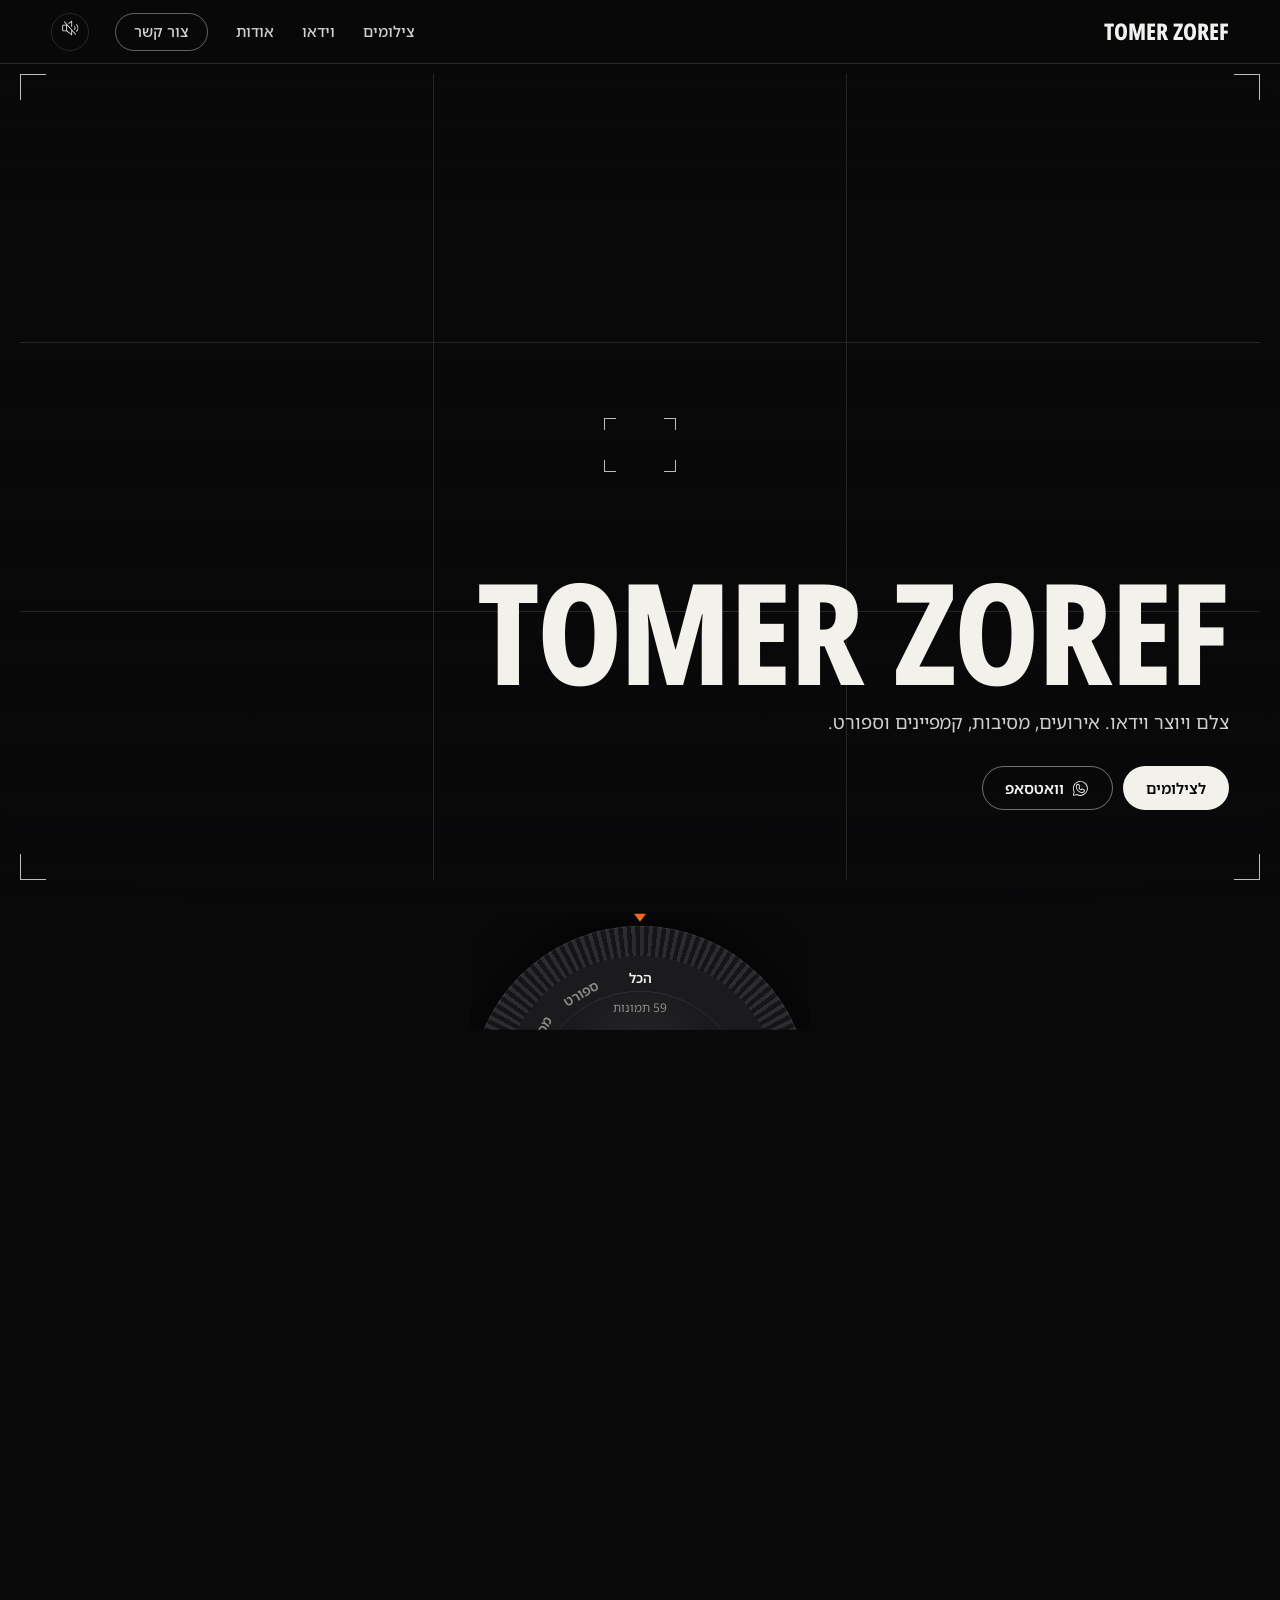
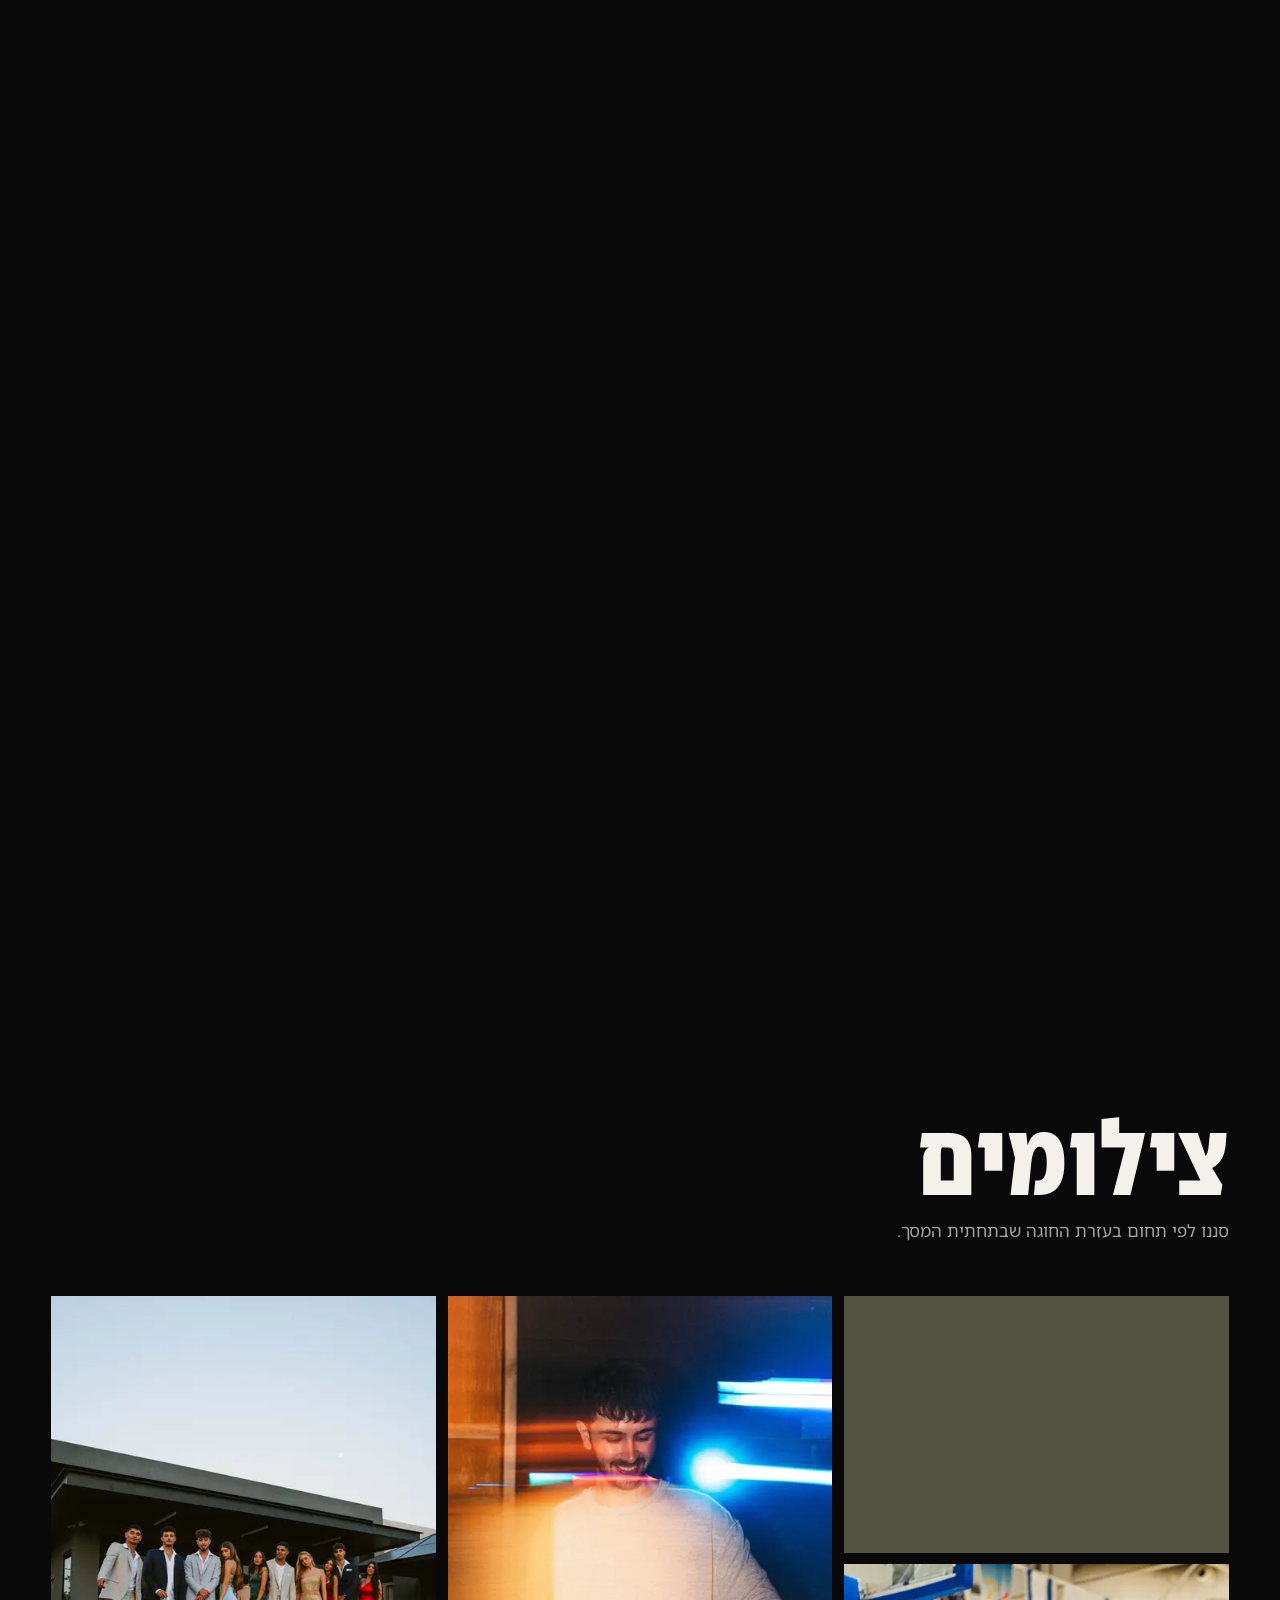
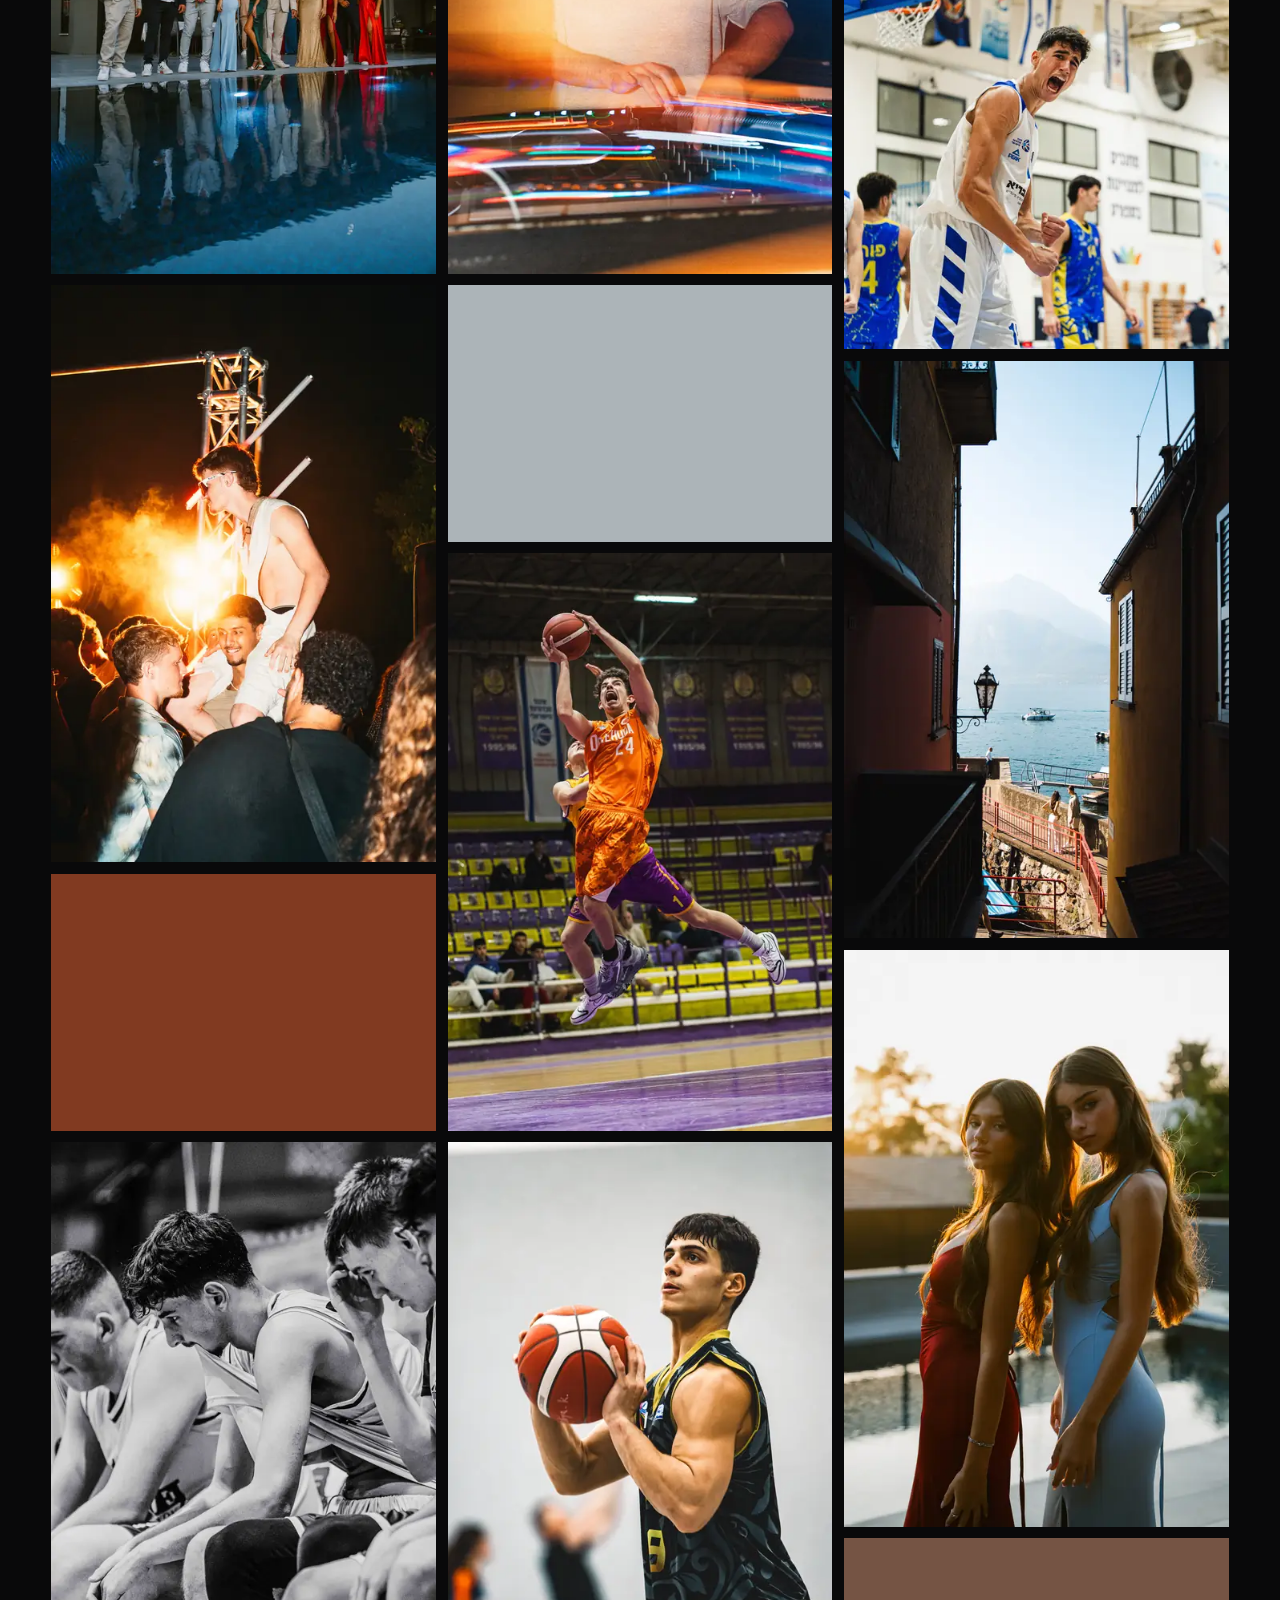
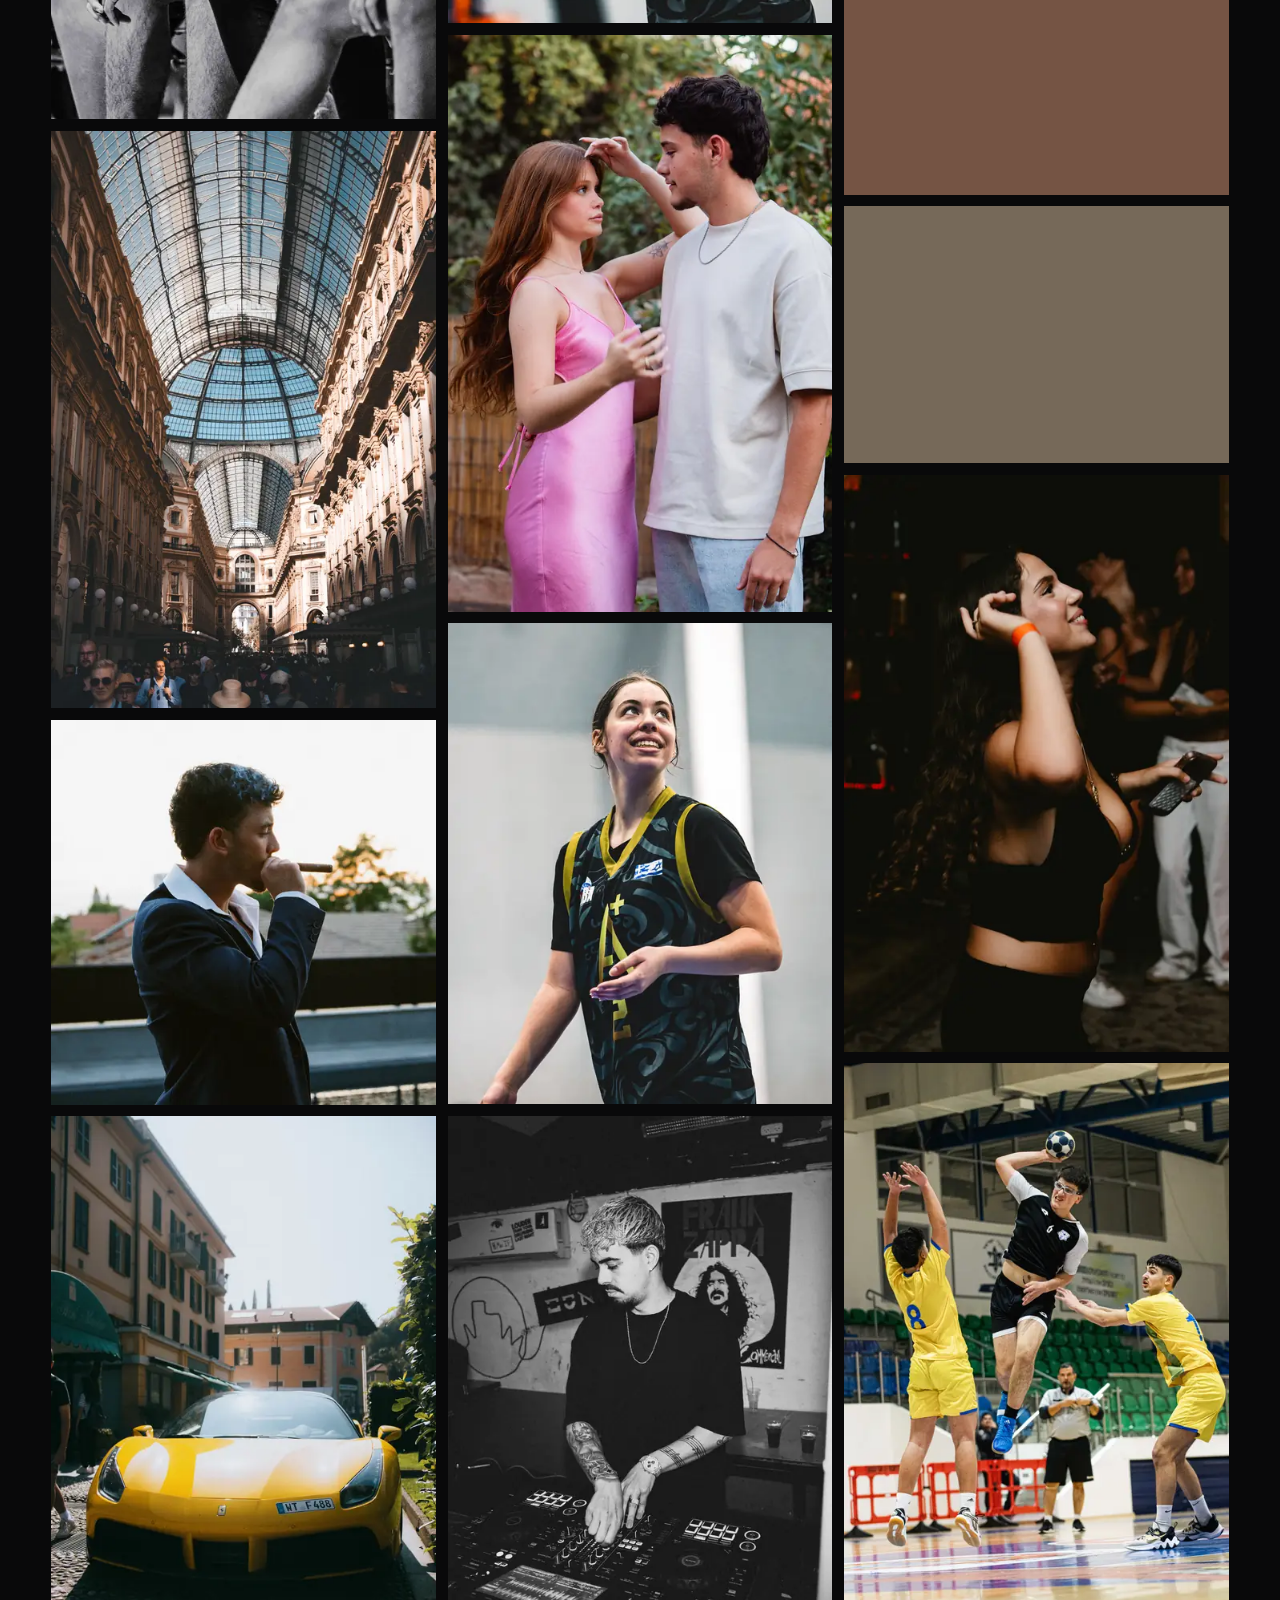
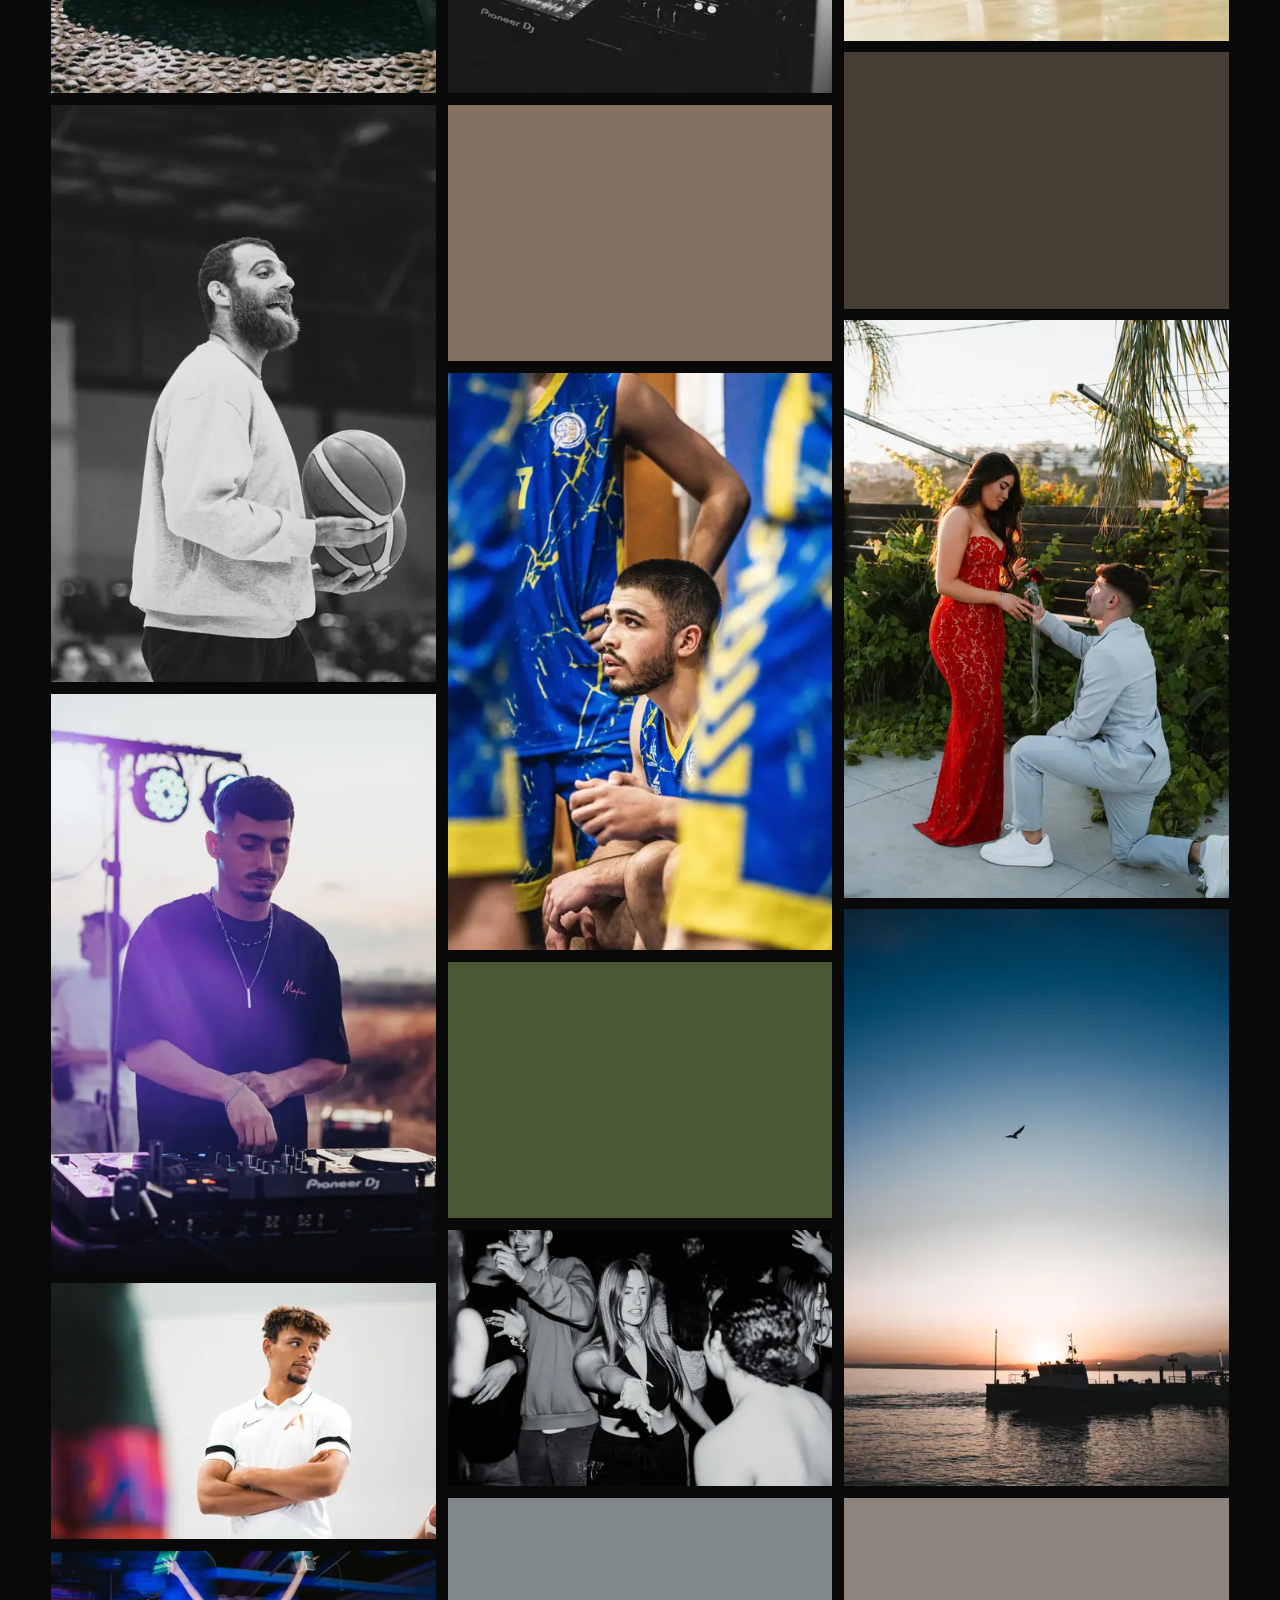
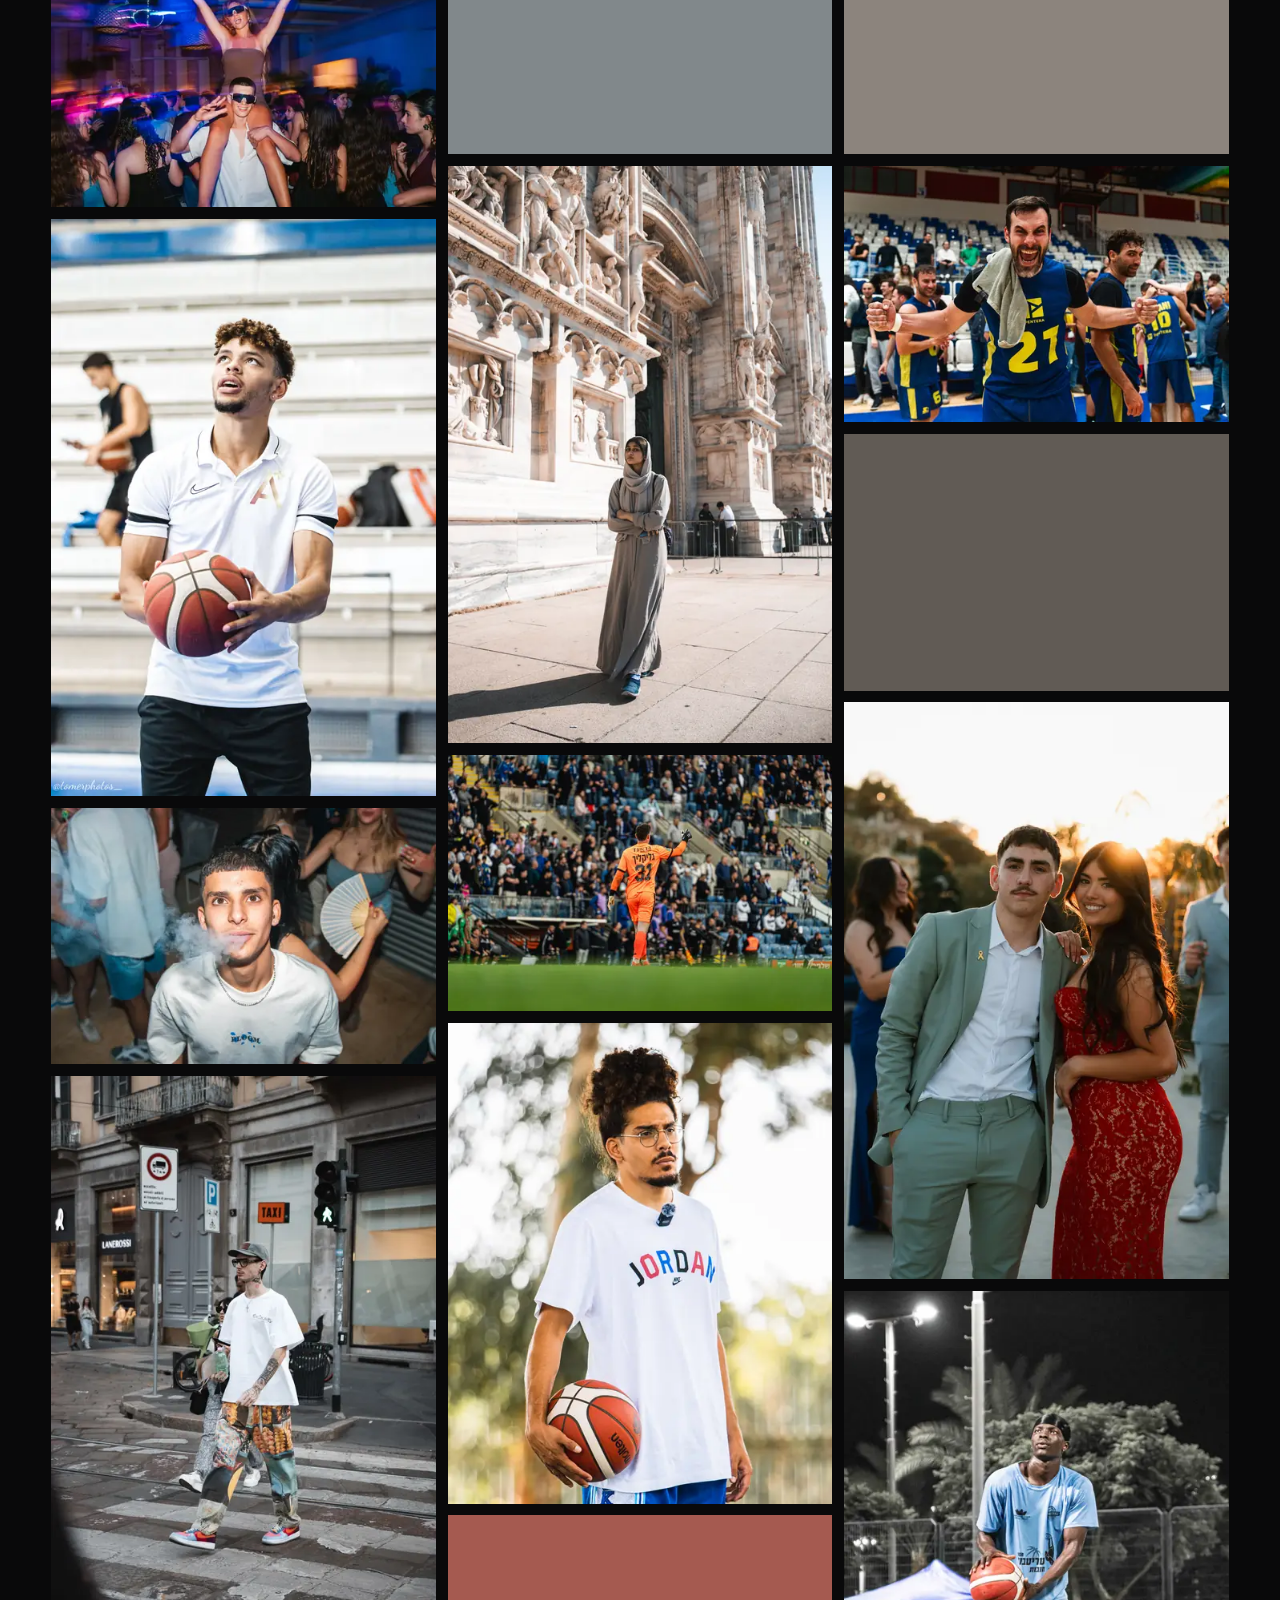
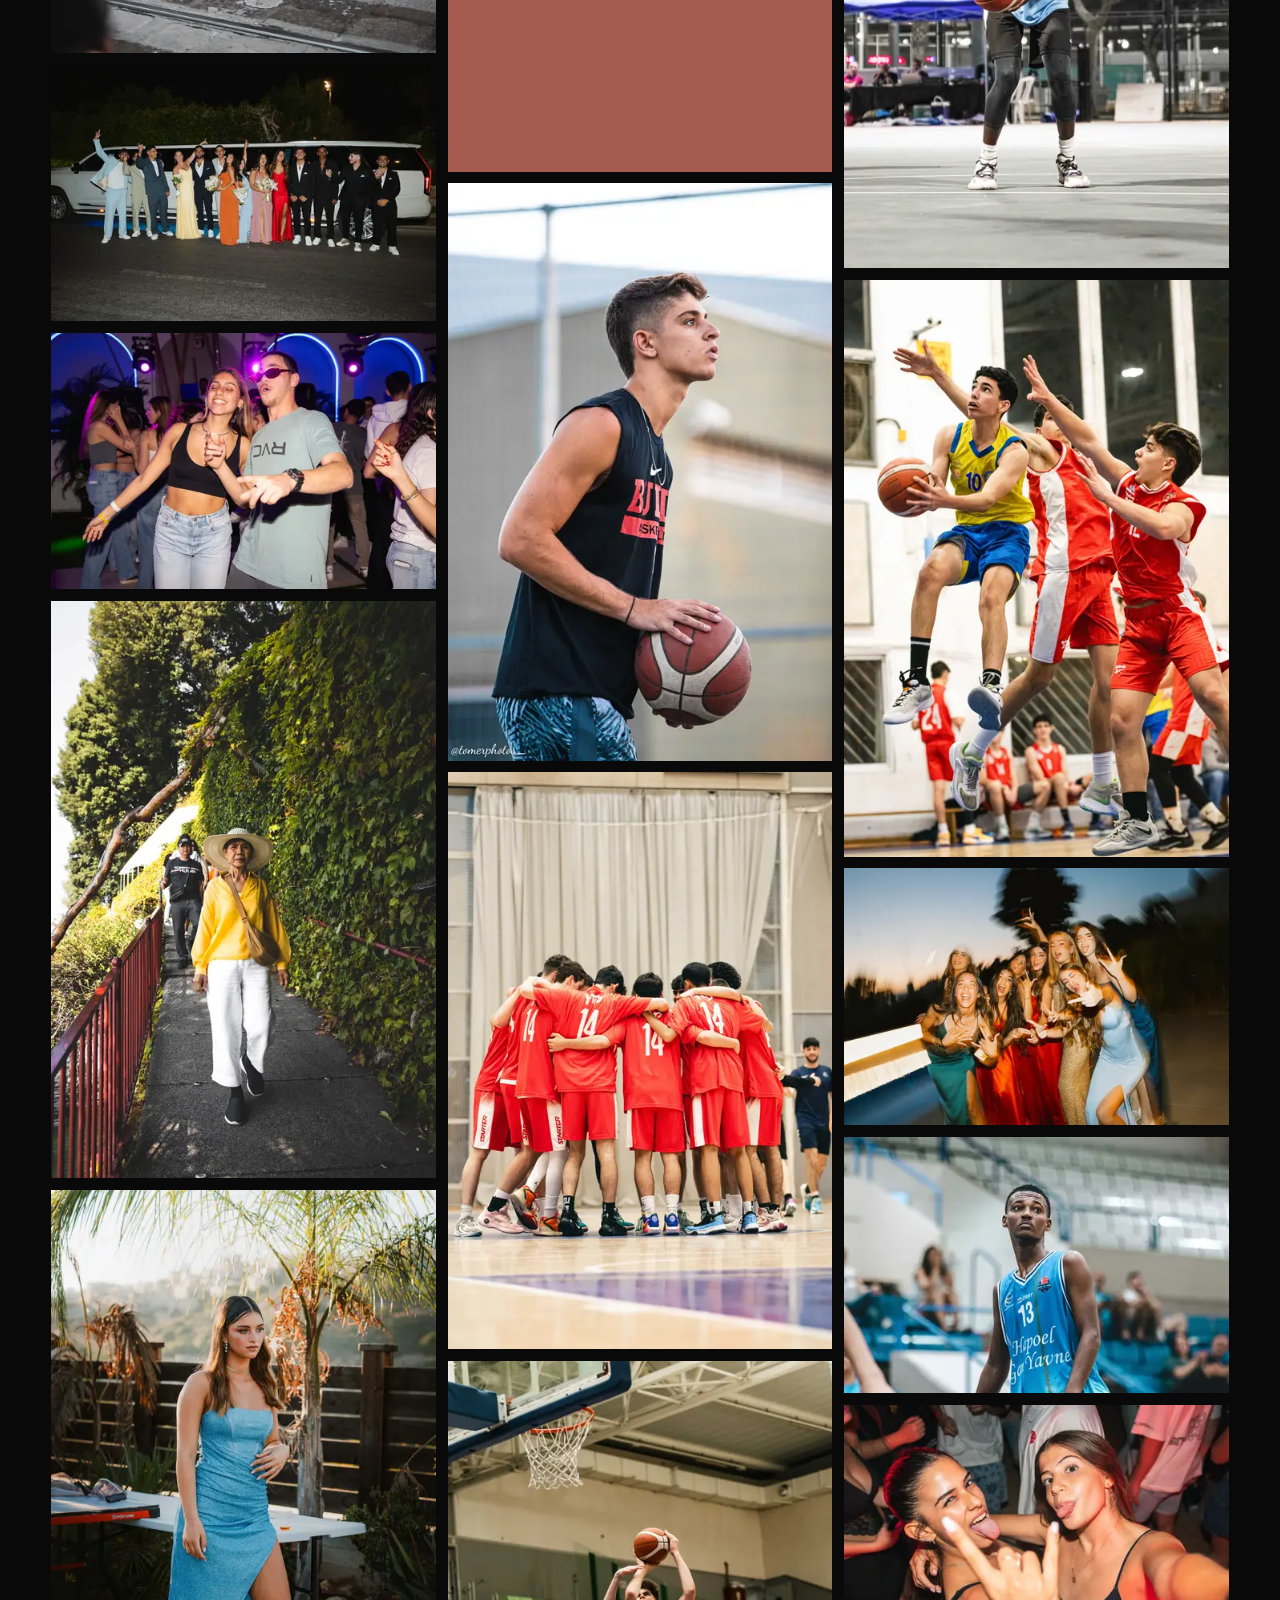
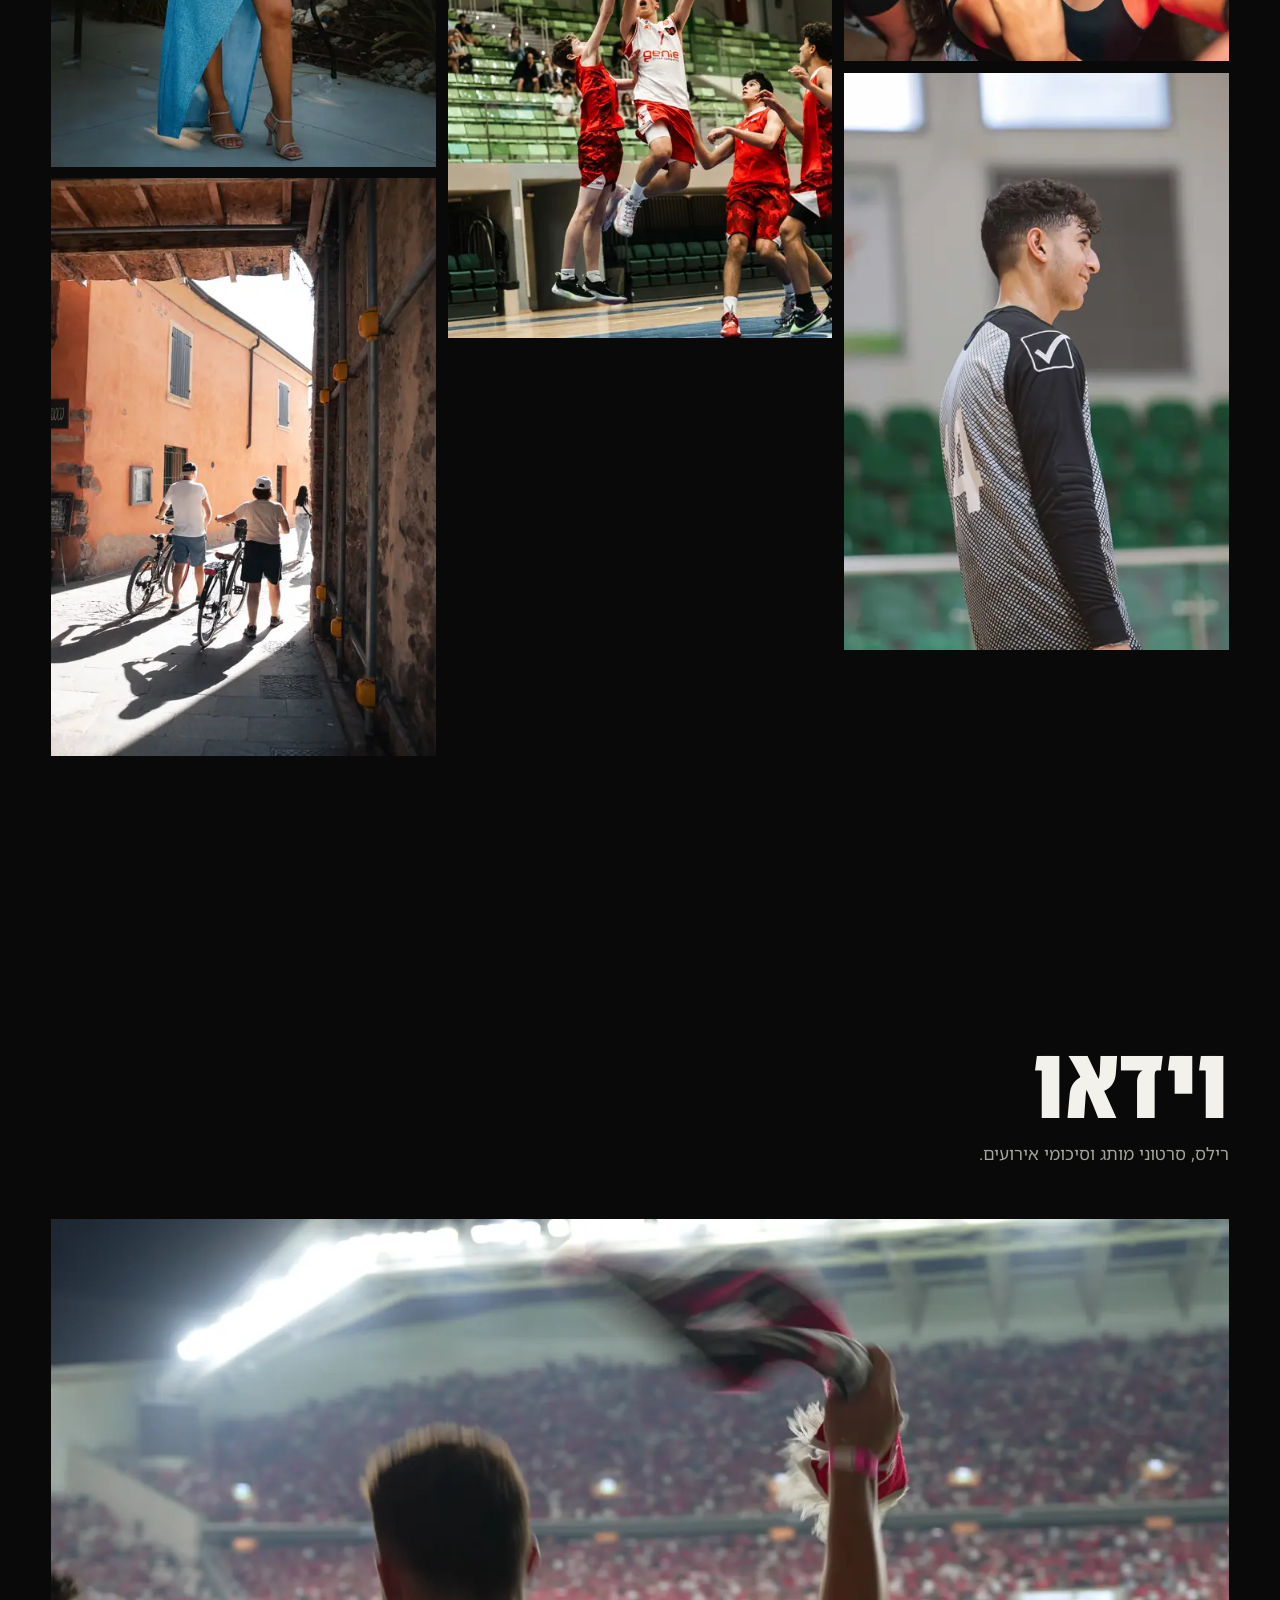
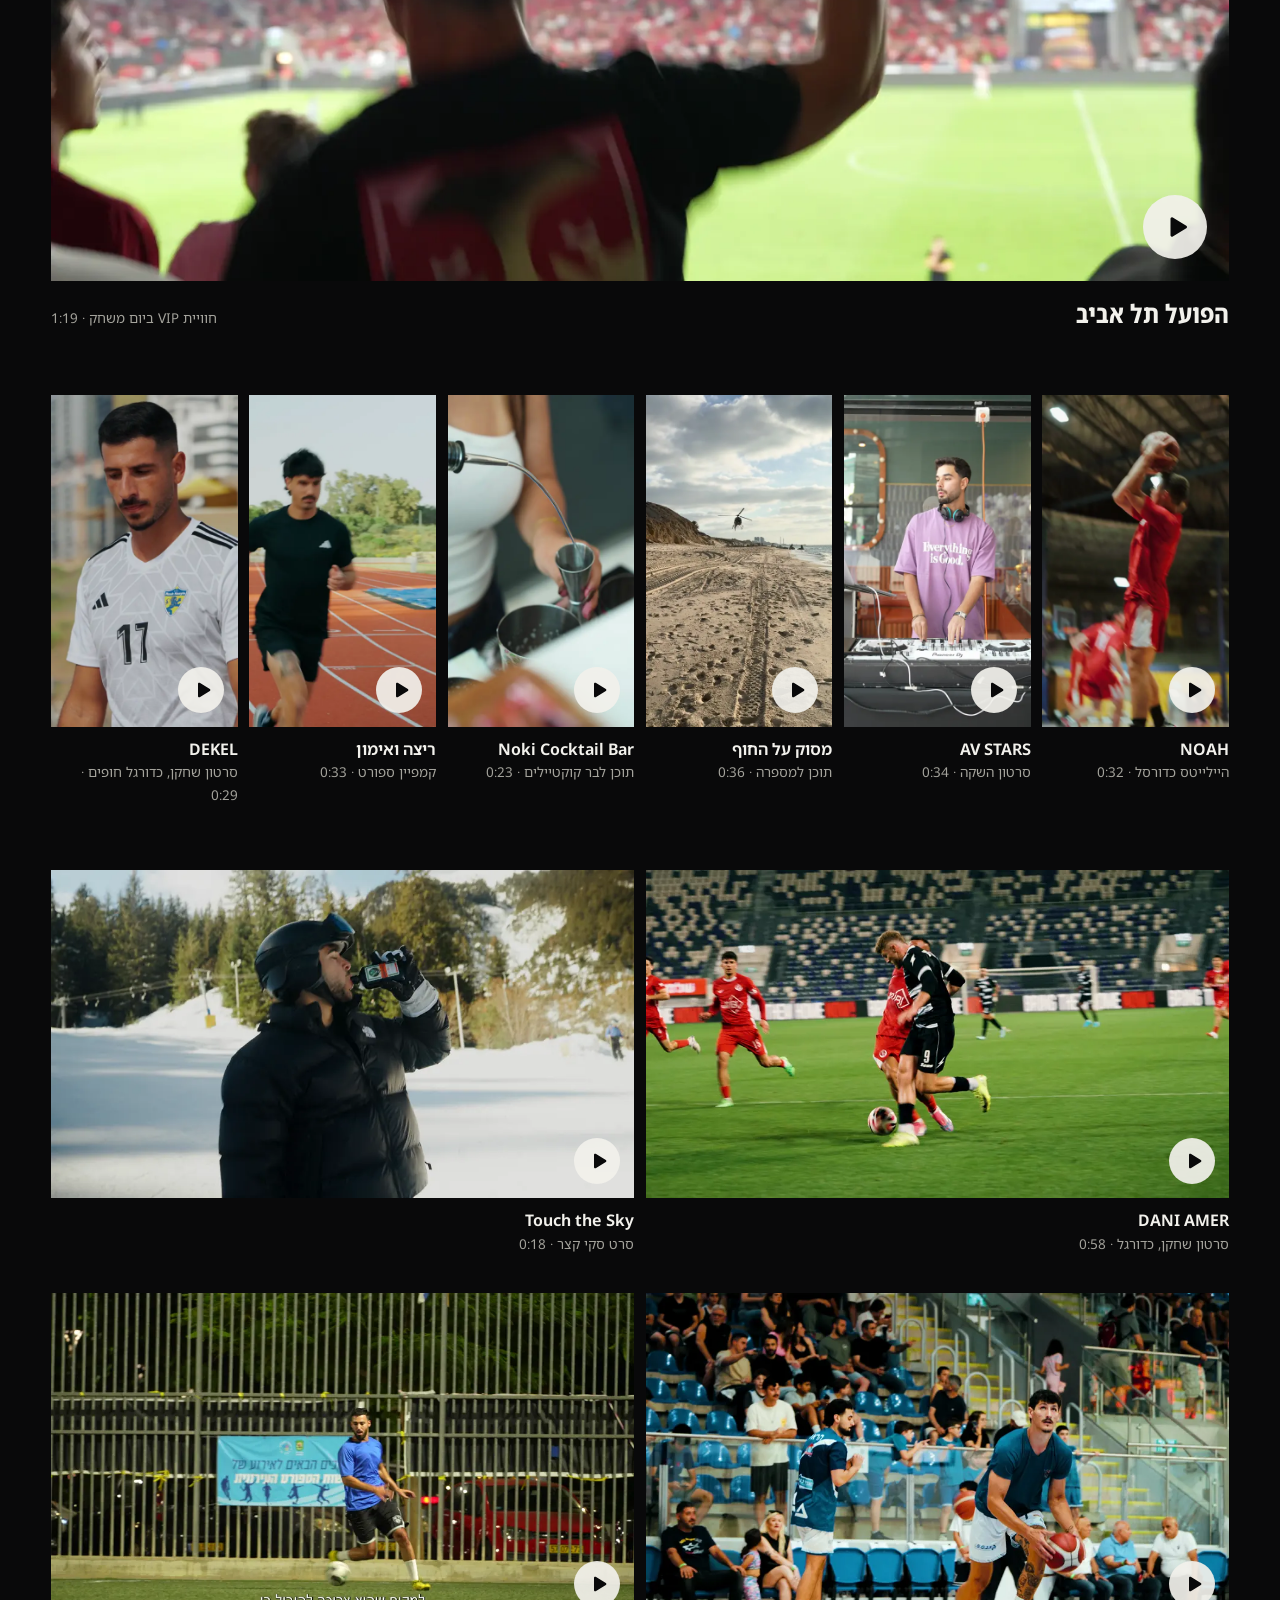
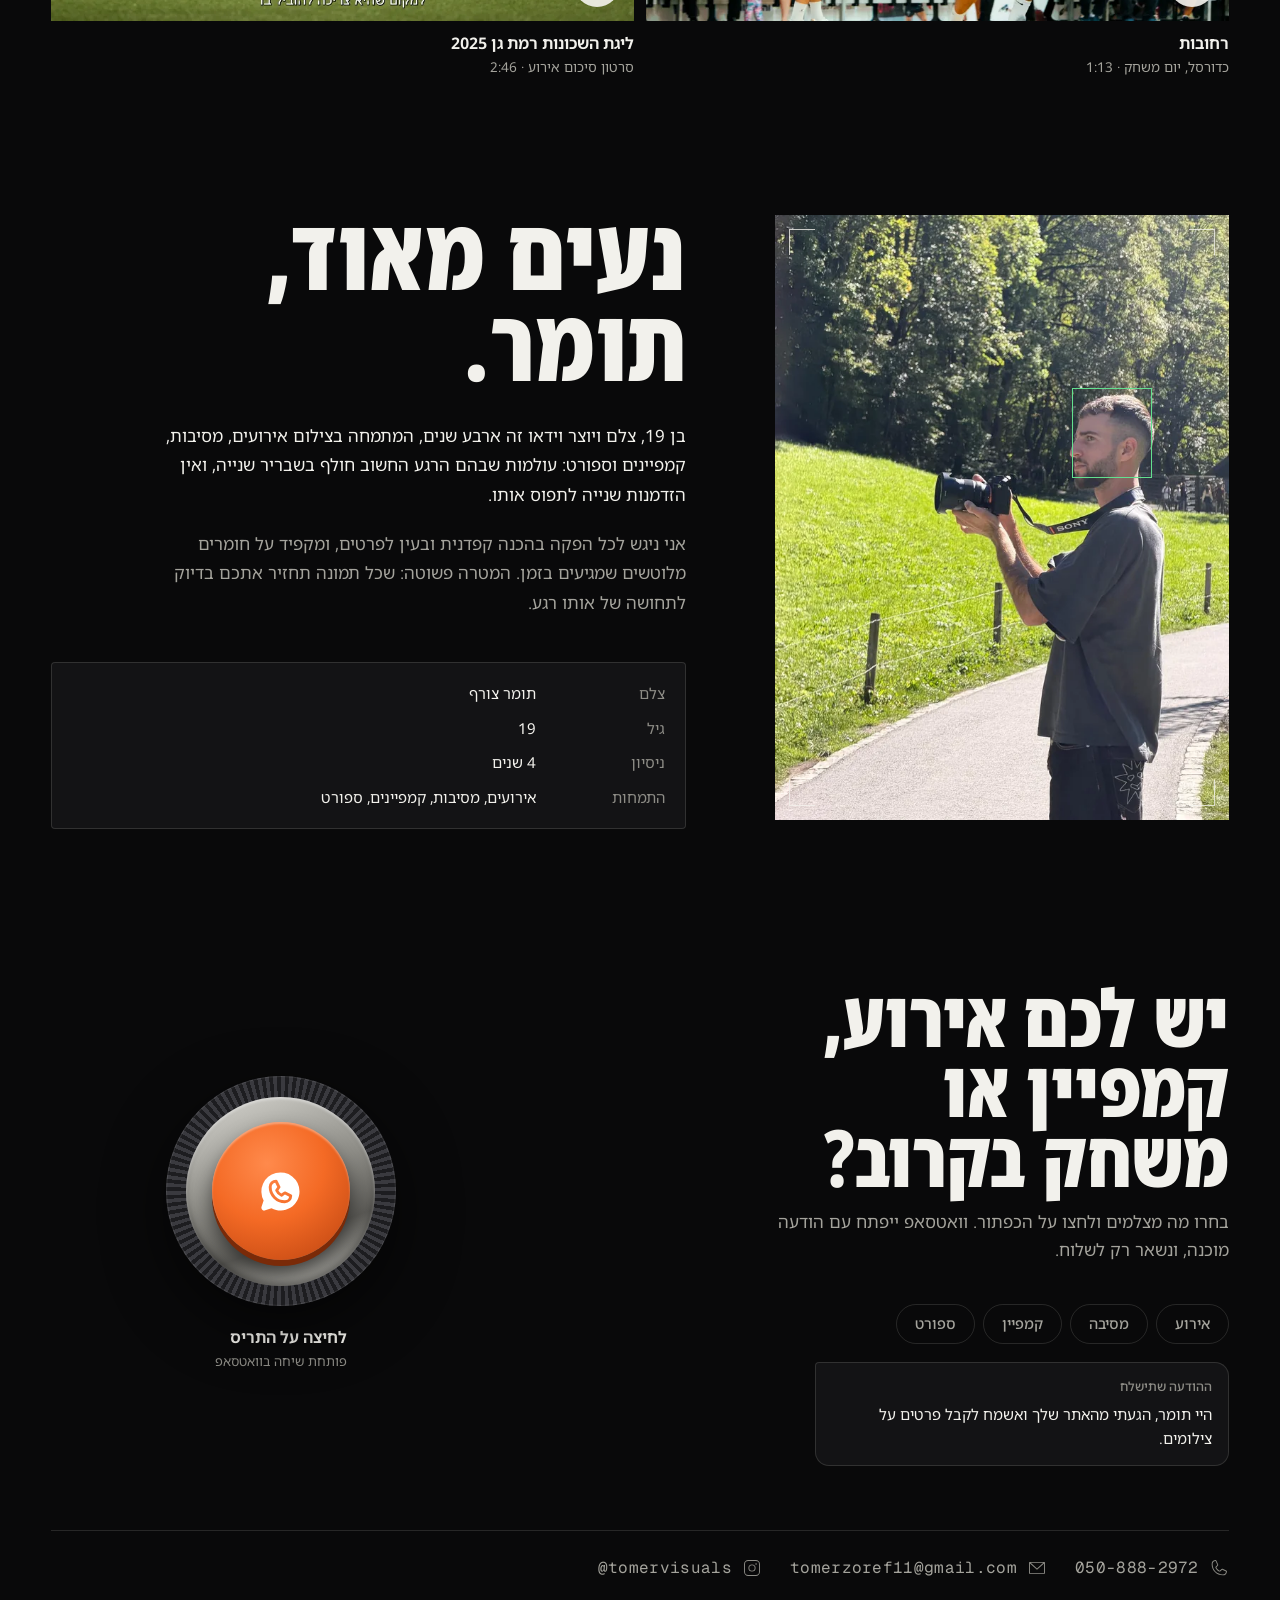
<file: index.html>
<!doctype html>
<html lang="he" dir="rtl" class="no-js">
<head>
<meta charset="utf-8">
<meta name="viewport" content="width=device-width, initial-scale=1, viewport-fit=cover">
<meta http-equiv="Content-Security-Policy" content="default-src 'self'; script-src 'self' 'sha256-pd3az8vlUoOOd+jEAgDTzXUM40m7ZRE73qy1OBqoKnA='; style-src 'self' 'unsafe-inline'; img-src 'self'; media-src 'self'; font-src 'self'; connect-src 'self'; object-src 'none'; base-uri 'self'; form-action 'none'">
<meta name="referrer" content="strict-origin-when-cross-origin">
<title>TOMER ZOREF · צלם אירועים, מסיבות, קמפיינים וספורט</title>
<meta name="description" content="תומר צורף, צלם ויוצר וידאו. צילום אירועים, מסיבות, קמפיינים וספורט: תיק עבודות, סרטונים ופרטי התקשרות.">
<meta name="author" content="תומר צורף">
<link rel="canonical" href="https://tomerzoref.com/">
<meta name="theme-color" content="#09090a">
<meta property="og:type" content="website">
<meta property="og:url" content="https://tomerzoref.com/">
<meta property="og:site_name" content="TOMER ZOREF">
<meta property="og:locale" content="he_IL">
<meta property="og:title" content="TOMER ZOREF · צילום ווידאו">
<meta property="og:description" content="אירועים, מסיבות, קמפיינים וספורט. תיק העבודות של תומר צורף.">
<meta property="og:image" content="https://tomerzoref.com/assets/img/og.jpg">
<meta property="og:image:type" content="image/jpeg">
<meta property="og:image:width" content="1200">
<meta property="og:image:height" content="630">
<meta property="og:image:alt" content="TOMER ZOREF, צילום ווידאו: טיפו ענק של אולטראס הפועל ביציע אצטדיון מלא">
<meta name="twitter:card" content="summary_large_image">
<link rel="icon" href="assets/img/favicon-32.png" sizes="32x32" type="image/png">
<link rel="icon" href="assets/img/icon-192.png" sizes="192x192" type="image/png">
<link rel="apple-touch-icon" href="assets/img/apple-touch-icon.png">
<link rel="preload" href="assets/fonts/noto-sans-hebrew-hebrew.woff2" as="font" type="font/woff2" crossorigin>
<link rel="preload" href="assets/fonts/geist-mono-latin.woff2" as="font" type="font/woff2" crossorigin>
<link rel="preload" as="image" href="assets/img/sport-01-1600.webp" imagesrcset="assets/img/sport-01-1600.webp 1600w, assets/img/sport-01-2400.webp 2400w" imagesizes="100vw" media="(orientation: landscape)" fetchpriority="high">
<link rel="preload" as="image" href="assets/img/party-01-960.webp" imagesrcset="assets/img/party-01-960.webp 960w, assets/img/party-01-1600.webp 1600w" imagesizes="100vw" media="(orientation: portrait)" fetchpriority="high">
<link rel="stylesheet" href="assets/css/style.css">
<script>document.documentElement.className="js";</script>
<script type="application/ld+json">{"@context": "https://schema.org", "@graph": [{"@type": "WebSite", "@id": "https://tomerzoref.com/#website", "name": "TOMER ZOREF", "alternateName": "תומר צורף", "inLanguage": "he", "publisher": {"@id": "https://tomerzoref.com/#business"}, "url": "https://tomerzoref.com/"}, {"@type": "Person", "@id": "https://tomerzoref.com/#person", "name": "תומר צורף", "alternateName": "Tomer Zoref", "jobTitle": "צלם ויוצר וידאו", "telephone": "+972508882972", "email": "tomerzoref11@gmail.com", "knowsAbout": ["צילום אירועים", "צילום מסיבות", "צילום קמפיינים", "צילום ספורט", "צילום וידאו"], "worksFor": {"@id": "https://tomerzoref.com/#business"}, "sameAs": ["https://www.instagram.com/tomervisuals/"], "url": "https://tomerzoref.com/", "image": "https://tomerzoref.com/assets/img/about-1200.webp"}, {"@type": "ProfessionalService", "@id": "https://tomerzoref.com/#business", "name": "TOMER ZOREF", "alternateName": "תומר צורף, צילום ווידאו", "description": "צילום אירועים, מסיבות, קמפיינים וספורט, וסרטוני וידאו.", "telephone": "+972508882972", "email": "tomerzoref11@gmail.com", "founder": {"@id": "https://tomerzoref.com/#person"}, "areaServed": {"@type": "Country", "name": "Israel"}, "knowsLanguage": "he", "sameAs": ["https://www.instagram.com/tomervisuals/"], "makesOffer": [{"@type": "Offer", "itemOffered": {"@type": "Service", "name": "צילום אירועים"}}, {"@type": "Offer", "itemOffered": {"@type": "Service", "name": "צילום מסיבות"}}, {"@type": "Offer", "itemOffered": {"@type": "Service", "name": "צילום קמפיינים"}}, {"@type": "Offer", "itemOffered": {"@type": "Service", "name": "צילום ספורט"}}, {"@type": "Offer", "itemOffered": {"@type": "Service", "name": "צילום וידאו"}}], "url": "https://tomerzoref.com/", "image": "https://tomerzoref.com/assets/img/og.jpg", "logo": "https://tomerzoref.com/assets/img/icon-192.png"}]}</script>
</head>
<body>
<canvas class="iris" aria-hidden="true"></canvas>
<div class="flash" aria-hidden="true"></div>
<div class="af" aria-hidden="true"><i></i><i></i><i></i><i></i></div>
<a class="skip-link" href="#work">דילוג לצילומים</a>

<header class="bar">
  <div class="wrap bar__inner">
    <a class="wordmark" href="#top" lang="en" aria-label="TOMER ZOREF, back to top">TOMER ZOREF</a>
    <div class="bar__end">
      <nav class="nav" id="site-nav" aria-label="ניווט ראשי">
        <a href="#work">צילומים</a>
        <a href="#video">וידאו</a>
        <a href="#about">אודות</a>
        <a class="btn btn--sm btn--ghost" href="#contact">צור קשר</a>
      </nav>
      <button class="icon-btn sound" type="button" aria-pressed="false" aria-label="צליל תריס"><span class="off"><svg class="icon" aria-hidden="true" focusable="false" xmlns="http://www.w3.org/2000/svg" viewBox="0 0 256 256" fill="currentColor"><path d="M52.44,36A6,6,0,0,0,43.56,44L78,81.94l-.08.06H32A14,14,0,0,0,18,96v64a14,14,0,0,0,14,14H77.94l70.38,54.74A6,6,0,0,0,158,224V169.92L203.56,220a6,6,0,0,0,8.88-8.08ZM30,160V96a2,2,0,0,1,2-2H74v68H32A2,2,0,0,1,30,160Zm116,51.73L86,165.07V90.93l.11-.08L146,156.72Zm41.5-66.53a26,26,0,0,0,0-34.37,6,6,0,1,1,9-7.93,38,38,0,0,1,0,50.24,6,6,0,0,1-9-7.94ZM107.41,66.68a6,6,0,0,1,1.06-8.42l39.85-31A6,6,0,0,1,158,32v74.83a6,6,0,0,1-12,0V44.27L115.83,67.73A6,6,0,0,1,107.41,66.68ZM246,128a77.86,77.86,0,0,1-19.86,52,6,6,0,1,1-8.94-8,66,66,0,0,0,0-88,6,6,0,1,1,8.94-8A77.86,77.86,0,0,1,246,128Z"/></svg></span><span class="on"><svg class="icon" aria-hidden="true" focusable="false" xmlns="http://www.w3.org/2000/svg" viewBox="0 0 256 256" fill="currentColor"><path d="M154.64,26.61a6,6,0,0,0-6.32.65L77.94,82H32A14,14,0,0,0,18,96v64a14,14,0,0,0,14,14H77.94l70.38,54.74A6,6,0,0,0,158,224V32A6,6,0,0,0,154.64,26.61ZM30,160V96a2,2,0,0,1,2-2H74v68H32A2,2,0,0,1,30,160Zm116,51.73L86,165.07V90.93l60-46.66Zm50.53-108.85a38,38,0,0,1,0,50.24,6,6,0,1,1-9-7.94,26,26,0,0,0,0-34.37,6,6,0,0,1,9-7.93ZM246,128a77.86,77.86,0,0,1-19.86,52,6,6,0,1,1-8.94-8,66,66,0,0,0,0-88,6,6,0,1,1,8.94-8A77.86,77.86,0,0,1,246,128Z"/></svg></span></button>
      <button class="icon-btn menu-toggle" type="button" aria-expanded="false" aria-controls="site-nav" aria-label="פתיחת התפריט"><span></span></button>
    </div>
  </div>
</header>

<main id="top">
  <section class="vf" aria-labelledby="hero-title" style="--frames:12">
    <div class="vf__stage">
      <div class="vf__frames" aria-hidden="true"><figure class="vf__frame is-on"><picture><source media="(orientation: portrait)" srcset="assets/img/party-01-960.webp 960w, assets/img/party-01-1600.webp 1600w" sizes="100vw"><img srcset="assets/img/sport-01-1600.webp 1600w, assets/img/sport-01-2400.webp 2400w" sizes="100vw" alt="" decoding="async" src="assets/img/sport-01-1600.webp" fetchpriority="high"></picture></figure><figure class="vf__frame"><template><picture><source media="(orientation: portrait)" srcset="assets/img/event-01-960.webp 960w, assets/img/event-01-1600.webp 1600w" sizes="100vw"><img src="assets/img/party-02-1600.webp" srcset="assets/img/party-02-1600.webp 1600w, assets/img/party-02-2400.webp 2400w" sizes="100vw" alt="" decoding="async"></picture></template></figure><figure class="vf__frame"><template><picture><source media="(orientation: portrait)" srcset="assets/img/sport-04-960.webp 960w, assets/img/sport-04-1600.webp 1600w" sizes="100vw"><img src="assets/img/sport-07-1600.webp" srcset="assets/img/sport-07-1600.webp 1600w, assets/img/sport-07-2400.webp 2400w" sizes="100vw" alt="" decoding="async"></picture></template></figure><figure class="vf__frame"><template><picture><source media="(orientation: portrait)" srcset="assets/img/party-06-960.webp 960w, assets/img/party-06-1600.webp 1600w" sizes="100vw"><img src="assets/img/party-07-1600.webp" srcset="assets/img/party-07-1600.webp 1600w, assets/img/party-07-2400.webp 2400w" sizes="100vw" alt="" decoding="async"></picture></template></figure><figure class="vf__frame"><template><picture><source media="(orientation: portrait)" srcset="assets/img/street-01-960.webp 960w, assets/img/street-01-1600.webp 1600w" sizes="100vw"><img src="assets/img/sport-03-960.webp" srcset="assets/img/sport-03-960.webp 960w, assets/img/sport-03-1600.webp 1600w" sizes="100vw" alt="" decoding="async"></picture></template></figure><figure class="vf__frame"><template><picture><source media="(orientation: portrait)" srcset="assets/img/sport-06-960.webp 960w, assets/img/sport-06-1600.webp 1600w" sizes="100vw"><img src="assets/img/party-14-960.webp" srcset="assets/img/party-14-960.webp 960w, assets/img/party-14-1600.webp 1600w" sizes="100vw" alt="" decoding="async"></picture></template></figure><figure class="vf__frame"><template><picture><source media="(orientation: portrait)" srcset="assets/img/event-04-960.webp 960w, assets/img/event-04-1600.webp 1600w" sizes="100vw"><img src="assets/img/event-06-960.webp" srcset="assets/img/event-06-960.webp 960w, assets/img/event-06-1600.webp 1600w" sizes="100vw" alt="" decoding="async"></picture></template></figure><figure class="vf__frame"><template><picture><source media="(orientation: portrait)" srcset="assets/img/portrait-03-960.webp 960w, assets/img/portrait-03-1600.webp 1600w" sizes="100vw"><img src="assets/img/sport-10-960.webp" srcset="assets/img/sport-10-960.webp 960w, assets/img/sport-10-1600.webp 1600w" sizes="100vw" alt="" decoding="async"></picture></template></figure><figure class="vf__frame"><template><picture><source media="(orientation: portrait)" srcset="assets/img/party-05-960.webp 960w, assets/img/party-05-1600.webp 1600w" sizes="100vw"><img src="assets/img/party-12-960.webp" srcset="assets/img/party-12-960.webp 960w, assets/img/party-12-1600.webp 1600w" sizes="100vw" alt="" decoding="async"></picture></template></figure><figure class="vf__frame"><template><picture><source media="(orientation: portrait)" srcset="assets/img/event-03-960.webp 960w, assets/img/event-03-1600.webp 1600w" sizes="100vw"><img src="assets/img/portrait-01-960.webp" srcset="assets/img/portrait-01-960.webp 960w, assets/img/portrait-01-1600.webp 1600w" sizes="100vw" alt="" decoding="async"></picture></template></figure><figure class="vf__frame"><template><picture><source media="(orientation: portrait)" srcset="assets/img/sport-02-960.webp 960w, assets/img/sport-02-1600.webp 1600w" sizes="100vw"><img src="assets/img/party-10-960.webp" srcset="assets/img/party-10-960.webp 960w, assets/img/party-10-1600.webp 1600w" sizes="100vw" alt="" decoding="async"></picture></template></figure><figure class="vf__frame"><template><picture><source media="(orientation: portrait)" srcset="assets/img/street-03-960.webp 960w, assets/img/street-03-1600.webp 1600w" sizes="100vw"><img src="assets/img/sport-08-960.webp" srcset="assets/img/sport-08-960.webp 960w, assets/img/sport-08-1600.webp 1600w" sizes="100vw" alt="" decoding="async"></picture></template></figure></div>
      <div class="vf__blink" aria-hidden="true"></div>
      <div class="hud" aria-hidden="true">
        <span class="hud__corner hud__corner--tl"></span><span class="hud__corner hud__corner--tr"></span><span class="hud__corner hud__corner--bl"></span><span class="hud__corner hud__corner--br"></span>
        <div class="hud__grid"></div>
        <div class="hud__af is-locked"><i></i><i></i><i></i><i></i></div>
      </div>
      <div class="vf__title">
        <div class="wrap">
          <h1 class="vf__name" id="hero-title" lang="en">TOMER ZOREF</h1>
          <p class="vf__lead">צלם ויוצר וידאו. אירועים, מסיבות, קמפיינים וספורט.</p>
          <div class="vf__ctas">
            <a class="btn btn--paper" href="#work">לצילומים</a>
            <a class="btn btn--ghost" href="https://wa.me/972508882972?text=%D7%94%D7%99%D7%99%20%D7%AA%D7%95%D7%9E%D7%A8%2C%20%D7%94%D7%92%D7%A2%D7%AA%D7%99%20%D7%9E%D7%94%D7%90%D7%AA%D7%A8%20%D7%A9%D7%9C%D7%9A%20%D7%95%D7%90%D7%A9%D7%9E%D7%97%20%D7%9C%D7%A7%D7%91%D7%9C%20%D7%A4%D7%A8%D7%98%D7%99%D7%9D%20%D7%A2%D7%9C%20%D7%A6%D7%99%D7%9C%D7%95%D7%9E%D7%99%D7%9D." target="_blank" rel="noopener"><svg class="icon" aria-hidden="true" focusable="false" xmlns="http://www.w3.org/2000/svg" viewBox="0 0 256 256" fill="currentColor"><path d="M186.68,146.63l-32-16a6,6,0,0,0-6,.38L133,141.46A42.49,42.49,0,0,1,114.54,123L125,107.33a6,6,0,0,0,.38-6l-16-32A6,6,0,0,0,104,66a38,38,0,0,0-38,38,86.1,86.1,0,0,0,86,86,38,38,0,0,0,38-38A6,6,0,0,0,186.68,146.63ZM152,178a74.09,74.09,0,0,1-74-74,26,26,0,0,1,22.42-25.75l12.66,25.32-10.39,15.58a6,6,0,0,0-.54,5.63,54.43,54.43,0,0,0,29.07,29.07,6,6,0,0,0,5.63-.54l15.58-10.39,25.32,12.66A26,26,0,0,1,152,178ZM128,26A102,102,0,0,0,38.35,176.69L26.73,211.56a14,14,0,0,0,17.71,17.71l34.87-11.62A102,102,0,1,0,128,26Zm0,192a90,90,0,0,1-45.06-12.08,6.09,6.09,0,0,0-3-.81,6.2,6.2,0,0,0-1.9.31L40.65,217.88a2,2,0,0,1-2.53-2.53L50.58,178a6,6,0,0,0-.5-4.91A90,90,0,1,1,128,218Z"/></svg>וואטסאפ</a>
          </div>
        </div>
      </div>
    </div>
    <div class="vf__steps" aria-hidden="true"><i></i><i></i><i></i><i></i><i></i><i></i><i></i><i></i><i></i><i></i><i></i><i></i></div>
  </section>

  <section class="section roll" id="work" aria-labelledby="work-title">
    <div class="wrap">
      <div class="section-head">
        <div>
          <h2 class="section-title" id="work-title" data-pull>צילומים</h2>
          <p class="section-lead" data-pull>סננו לפי תחום בעזרת החוגה שבתחתית המסך.</p>
        </div>
      </div>
      <div class="gallery"><figure class="tile" data-cat="sport" data-w="6856" data-h="4571" data-full="assets/img/sport-01-1600.webp" style="--c:#525340"><button class="tile__btn" type="button" data-af><img src="assets/img/sport-01-960.webp" srcset="assets/img/sport-01-480.webp 480w, assets/img/sport-01-960.webp 960w, assets/img/sport-01-1600.webp 1600w" sizes="(min-width: 1440px) 450px, (min-width: 1100px) 31vw, 49vw" width="6856" height="4571" alt="יציע אולטראס הפועל עם כרזת ענק במשחק לילה" loading="lazy" decoding="async"></button></figure><figure class="tile" data-cat="party" data-w="3292" data-h="4938" data-full="assets/img/party-01-1600.webp" style="--c:#7c6964"><button class="tile__btn" type="button" data-af><img src="assets/img/party-01-960.webp" srcset="assets/img/party-01-480.webp 480w, assets/img/party-01-960.webp 960w, assets/img/party-01-1600.webp 1600w" sizes="(min-width: 1440px) 450px, (min-width: 1100px) 31vw, 49vw" width="3292" height="4938" alt="די-ג&#x27;יי מאחורי העמדה, שובלי אור" loading="lazy" decoding="async"></button></figure><figure class="tile" data-cat="event" data-w="4672" data-h="7008" data-full="assets/img/event-01-1600.webp" style="--c:#667379"><button class="tile__btn" type="button" data-af><img src="assets/img/event-01-960.webp" srcset="assets/img/event-01-480.webp 480w, assets/img/event-01-960.webp 960w, assets/img/event-01-1600.webp 1600w" sizes="(min-width: 1440px) 450px, (min-width: 1100px) 31vw, 49vw" width="4672" height="7008" alt="מסיבת סיום, השתקפות במים" loading="lazy" decoding="async"></button></figure><figure class="tile" data-cat="sport" data-w="4507" data-h="4507" data-full="assets/img/sport-04-1600.webp" style="--c:#ada8a1"><button class="tile__btn" type="button" data-af><img src="assets/img/sport-04-960.webp" srcset="assets/img/sport-04-480.webp 480w, assets/img/sport-04-960.webp 960w, assets/img/sport-04-1600.webp 1600w" sizes="(min-width: 1440px) 450px, (min-width: 1100px) 31vw, 49vw" width="4507" height="4507" alt="שחקן חוגג סל בצעקה" loading="lazy" decoding="async"></button></figure><figure class="tile" data-cat="portrait" data-w="4608" data-h="3072" data-full="assets/img/portrait-01-1600.webp" style="--c:#acb4b8"><button class="tile__btn" type="button" data-af><img src="assets/img/portrait-01-960.webp" srcset="assets/img/portrait-01-480.webp 480w, assets/img/portrait-01-960.webp 960w, assets/img/portrait-01-1600.webp 1600w" sizes="(min-width: 1440px) 450px, (min-width: 1100px) 31vw, 49vw" width="4608" height="3072" alt="פורטרט שחור-לבן של שחקן כדורסל בפרופיל" loading="lazy" decoding="async"></button></figure><figure class="tile" data-cat="party" data-w="2348" data-h="3522" data-full="assets/img/party-06-1600.webp" style="--c:#5e4935"><button class="tile__btn" type="button" data-af><img src="assets/img/party-06-960.webp" srcset="assets/img/party-06-480.webp 480w, assets/img/party-06-960.webp 960w, assets/img/party-06-1600.webp 1600w" sizes="(min-width: 1440px) 450px, (min-width: 1100px) 31vw, 49vw" width="2348" height="3522" alt="רגע שיא על הכתפיים, ניצוצות ברקע" loading="lazy" decoding="async"></button></figure><figure class="tile" data-cat="street" data-w="4281" data-h="6421" data-full="assets/img/street-01-1600.webp" style="--c:#636262"><button class="tile__btn" type="button" data-af><img src="assets/img/street-01-960.webp" srcset="assets/img/street-01-480.webp 480w, assets/img/street-01-960.webp 960w, assets/img/street-01-1600.webp 1600w" sizes="(min-width: 1440px) 450px, (min-width: 1100px) 31vw, 49vw" width="4281" height="6421" alt="סמטה צרה אל האגם, איטליה" loading="lazy" decoding="async"></button></figure><figure class="tile" data-cat="sport" data-w="4640" data-h="6960" data-full="assets/img/sport-06-1600.webp" style="--c:#57473b"><button class="tile__btn" type="button" data-af><img src="assets/img/sport-06-960.webp" srcset="assets/img/sport-06-480.webp 480w, assets/img/sport-06-960.webp 960w, assets/img/sport-06-1600.webp 1600w" sizes="(min-width: 1440px) 450px, (min-width: 1100px) 31vw, 49vw" width="4640" height="6960" alt="הטבעה באולם מול יציע סגול" loading="lazy" decoding="async"></button></figure><figure class="tile" data-cat="party" data-w="7008" data-h="4672" data-full="assets/img/party-02-1600.webp" style="--c:#813a21"><button class="tile__btn" type="button" data-af><img src="assets/img/party-02-960.webp" srcset="assets/img/party-02-480.webp 480w, assets/img/party-02-960.webp 960w, assets/img/party-02-1600.webp 1600w" sizes="(min-width: 1440px) 450px, (min-width: 1100px) 31vw, 49vw" width="7008" height="4672" alt="די-ג&#x27;יי בתנועה באור כתום" loading="lazy" decoding="async"></button></figure><figure class="tile" data-cat="event" data-w="4672" data-h="7008" data-full="assets/img/event-04-1600.webp" style="--c:#857a6b"><button class="tile__btn" type="button" data-af><img src="assets/img/event-04-960.webp" srcset="assets/img/event-04-480.webp 480w, assets/img/event-04-960.webp 960w, assets/img/event-04-1600.webp 1600w" sizes="(min-width: 1440px) 450px, (min-width: 1100px) 31vw, 49vw" width="4672" height="7008" alt="שתי חברות בשעת הזהב" loading="lazy" decoding="async"></button></figure><figure class="tile" data-cat="portrait" data-w="4453" data-h="5566" data-full="assets/img/portrait-03-1600.webp" style="--c:#ada298"><button class="tile__btn" type="button" data-af><img src="assets/img/portrait-03-960.webp" srcset="assets/img/portrait-03-480.webp 480w, assets/img/portrait-03-960.webp 960w, assets/img/portrait-03-1600.webp 1600w" sizes="(min-width: 1440px) 450px, (min-width: 1100px) 31vw, 49vw" width="4453" height="5566" alt="שחקן כדורסל אוחז כדור, פורטרט מדיה" loading="lazy" decoding="async"></button></figure><figure class="tile" data-cat="sport" data-w="4640" data-h="6960" data-full="assets/img/sport-02-1600.webp" style="--c:#707072"><button class="tile__btn" type="button" data-af><img src="assets/img/sport-02-960.webp" srcset="assets/img/sport-02-480.webp 480w, assets/img/sport-02-960.webp 960w, assets/img/sport-02-1600.webp 1600w" sizes="(min-width: 1440px) 450px, (min-width: 1100px) 31vw, 49vw" width="4640" height="6960" alt="שחקנים צעירים על הספסל, שחור-לבן" loading="lazy" decoding="async"></button></figure><figure class="tile" data-cat="party" data-w="5952" data-h="3968" data-full="assets/img/party-07-1600.webp" style="--c:#755444"><button class="tile__btn" type="button" data-af><img src="assets/img/party-07-960.webp" srcset="assets/img/party-07-480.webp 480w, assets/img/party-07-960.webp 960w, assets/img/party-07-1600.webp 1600w" sizes="(min-width: 1440px) 450px, (min-width: 1100px) 31vw, 49vw" width="5952" height="3968" alt="מסיבת בוץ, רוקדים בהמון" loading="lazy" decoding="async"></button></figure><figure class="tile" data-cat="event" data-w="3101" data-h="4651" data-full="assets/img/event-03-1600.webp" style="--c:#8c7675"><button class="tile__btn" type="button" data-af><img src="assets/img/event-03-960.webp" srcset="assets/img/event-03-480.webp 480w, assets/img/event-03-960.webp 960w, assets/img/event-03-1600.webp 1600w" sizes="(min-width: 1440px) 450px, (min-width: 1100px) 31vw, 49vw" width="3101" height="4651" alt="זוג לפני הנשף" loading="lazy" decoding="async"></button></figure><figure class="tile" data-cat="street" data-w="4474" data-h="6711" data-full="assets/img/street-03-1600.webp" style="--c:#6f6864"><button class="tile__btn" type="button" data-af><img src="assets/img/street-03-960.webp" srcset="assets/img/street-03-480.webp 480w, assets/img/street-03-960.webp 960w, assets/img/street-03-1600.webp 1600w" sizes="(min-width: 1440px) 450px, (min-width: 1100px) 31vw, 49vw" width="4474" height="6711" alt="גלריה ויטוריו עמנואלה, מילאנו" loading="lazy" decoding="async"></button></figure><figure class="tile" data-cat="sport" data-w="7008" data-h="4672" data-full="assets/img/sport-07-1600.webp" style="--c:#766959"><button class="tile__btn" type="button" data-af><img src="assets/img/sport-07-960.webp" srcset="assets/img/sport-07-480.webp 480w, assets/img/sport-07-960.webp 960w, assets/img/sport-07-1600.webp 1600w" sizes="(min-width: 1440px) 450px, (min-width: 1100px) 31vw, 49vw" width="7008" height="4672" alt="חדירה לסל מול יציע מלא" loading="lazy" decoding="async"></button></figure><figure class="tile" data-cat="party" data-w="2620" data-h="3930" data-full="assets/img/party-05-1600.webp" style="--c:#2a231a"><button class="tile__btn" type="button" data-af><img src="assets/img/party-05-960.webp" srcset="assets/img/party-05-480.webp 480w, assets/img/party-05-960.webp 960w, assets/img/party-05-1600.webp 1600w" sizes="(min-width: 1440px) 450px, (min-width: 1100px) 31vw, 49vw" width="2620" height="3930" alt="רוקדת על הרחבה בחושך" loading="lazy" decoding="async"></button></figure><figure class="tile" data-cat="portrait" data-w="4510" data-h="5638" data-full="assets/img/portrait-02-1600.webp" style="--c:#989693"><button class="tile__btn" type="button" data-af><img src="assets/img/portrait-02-960.webp" srcset="assets/img/portrait-02-480.webp 480w, assets/img/portrait-02-960.webp 960w, assets/img/portrait-02-1600.webp 1600w" sizes="(min-width: 1440px) 450px, (min-width: 1100px) 31vw, 49vw" width="4510" height="5638" alt="שחקנית כדורסל מחייכת באולם" loading="lazy" decoding="async"></button></figure><figure class="tile" data-cat="event" data-w="3445" data-h="3445" data-full="assets/img/event-02-1600.webp" style="--c:#7c7e7b"><button class="tile__btn" type="button" data-af><img src="assets/img/event-02-960.webp" srcset="assets/img/event-02-480.webp 480w, assets/img/event-02-960.webp 960w, assets/img/event-02-1600.webp 1600w" sizes="(min-width: 1440px) 450px, (min-width: 1100px) 31vw, 49vw" width="3445" height="3445" alt="אורח בחליפה בשקיעה" loading="lazy" decoding="async"></button></figure><figure class="tile" data-cat="sport" data-w="4640" data-h="6960" data-full="assets/img/sport-05-1600.webp" style="--c:#867e68"><button class="tile__btn" type="button" data-af><img src="assets/img/sport-05-960.webp" srcset="assets/img/sport-05-480.webp 480w, assets/img/sport-05-960.webp 960w, assets/img/sport-05-1600.webp 1600w" sizes="(min-width: 1440px) 450px, (min-width: 1100px) 31vw, 49vw" width="4640" height="6960" alt="זריקה בניתור במשחק כדוריד" loading="lazy" decoding="async"></button></figure><figure class="tile" data-cat="party" data-w="3074" data-h="4611" data-full="assets/img/party-03-1600.webp" style="--c:#3d3d3d"><button class="tile__btn" type="button" data-af><img src="assets/img/party-03-960.webp" srcset="assets/img/party-03-480.webp 480w, assets/img/party-03-960.webp 960w, assets/img/party-03-1600.webp 1600w" sizes="(min-width: 1440px) 450px, (min-width: 1100px) 31vw, 49vw" width="3074" height="4611" alt="די-ג&#x27;יי בעמדה, שחור-לבן" loading="lazy" decoding="async"></button></figure><figure class="tile" data-cat="street" data-w="4309" data-h="6464" data-full="assets/img/street-02-1600.webp" style="--c:#6d6f65"><button class="tile__btn" type="button" data-af><img src="assets/img/street-02-960.webp" srcset="assets/img/street-02-480.webp 480w, assets/img/street-02-960.webp 960w, assets/img/street-02-1600.webp 1600w" sizes="(min-width: 1440px) 450px, (min-width: 1100px) 31vw, 49vw" width="4309" height="6464" alt="פרארי צהובה על אבני מרצפת" loading="lazy" decoding="async"></button></figure><figure class="tile" data-cat="sport" data-w="7008" data-h="4672" data-full="assets/img/sport-03-1600.webp" style="--c:#463e32"><button class="tile__btn" type="button" data-af><img src="assets/img/sport-03-960.webp" srcset="assets/img/sport-03-480.webp 480w, assets/img/sport-03-960.webp 960w, assets/img/sport-03-1600.webp 1600w" sizes="(min-width: 1440px) 450px, (min-width: 1100px) 31vw, 49vw" width="7008" height="4672" alt="כדור פתיחה במשחק כדורסל" loading="lazy" decoding="async"></button></figure><figure class="tile" data-cat="party" data-w="6542" data-h="4361" data-full="assets/img/party-14-1600.webp" style="--c:#837162"><button class="tile__btn" type="button" data-af><img src="assets/img/party-14-960.webp" srcset="assets/img/party-14-480.webp 480w, assets/img/party-14-960.webp 960w, assets/img/party-14-1600.webp 1600w" sizes="(min-width: 1440px) 450px, (min-width: 1100px) 31vw, 49vw" width="6542" height="4361" alt="קהל באוויר הפתוח עם עשן ורוד" loading="lazy" decoding="async"></button></figure><figure class="tile" data-cat="portrait" data-w="4352" data-h="6528" data-full="assets/img/portrait-07-1600.webp" style="--c:#545454"><button class="tile__btn" type="button" data-af><img src="assets/img/portrait-07-960.webp" srcset="assets/img/portrait-07-480.webp 480w, assets/img/portrait-07-960.webp 960w, assets/img/portrait-07-1600.webp 1600w" sizes="(min-width: 1440px) 450px, (min-width: 1100px) 31vw, 49vw" width="4352" height="6528" alt="מאמן עם כדורים, שחור-לבן" loading="lazy" decoding="async"></button></figure><figure class="tile" data-cat="event" data-w="4672" data-h="7008" data-full="assets/img/event-05-1600.webp" style="--c:#7d776c"><button class="tile__btn" type="button" data-af><img src="assets/img/event-05-960.webp" srcset="assets/img/event-05-480.webp 480w, assets/img/event-05-960.webp 960w, assets/img/event-05-1600.webp 1600w" sizes="(min-width: 1440px) 450px, (min-width: 1100px) 31vw, 49vw" width="4672" height="7008" alt="הזמנה לנשף, כריעת ברך" loading="lazy" decoding="async"></button></figure><figure class="tile" data-cat="sport" data-w="4640" data-h="6960" data-full="assets/img/sport-11-1600.webp" style="--c:#5e677a"><button class="tile__btn" type="button" data-af><img src="assets/img/sport-11-960.webp" srcset="assets/img/sport-11-480.webp 480w, assets/img/sport-11-960.webp 960w, assets/img/sport-11-1600.webp 1600w" sizes="(min-width: 1440px) 450px, (min-width: 1100px) 31vw, 49vw" width="4640" height="6960" alt="שחקן מתבונן מהספסל, תקריב" loading="lazy" decoding="async"></button></figure><figure class="tile" data-cat="party" data-w="4672" data-h="7008" data-full="assets/img/party-04-1600.webp" style="--c:#847995"><button class="tile__btn" type="button" data-af><img src="assets/img/party-04-960.webp" srcset="assets/img/party-04-480.webp 480w, assets/img/party-04-960.webp 960w, assets/img/party-04-1600.webp 1600w" sizes="(min-width: 1440px) 450px, (min-width: 1100px) 31vw, 49vw" width="4672" height="7008" alt="די-ג&#x27;יי בשקיעה באור סגול" loading="lazy" decoding="async"></button></figure><figure class="tile" data-cat="street" data-w="4640" data-h="6960" data-full="assets/img/street-04-1600.webp" style="--c:#76848e"><button class="tile__btn" type="button" data-af><img src="assets/img/street-04-960.webp" srcset="assets/img/street-04-480.webp 480w, assets/img/street-04-960.webp 960w, assets/img/street-04-1600.webp 1600w" sizes="(min-width: 1440px) 450px, (min-width: 1100px) 31vw, 49vw" width="4640" height="6960" alt="שקיעה מעל האגם" loading="lazy" decoding="async"></button></figure><figure class="tile" data-cat="sport" data-w="5862" data-h="3908" data-full="assets/img/sport-10-1600.webp" style="--c:#4a5836"><button class="tile__btn" type="button" data-af><img src="assets/img/sport-10-960.webp" srcset="assets/img/sport-10-480.webp 480w, assets/img/sport-10-960.webp 960w, assets/img/sport-10-1600.webp 1600w" sizes="(min-width: 1440px) 450px, (min-width: 1100px) 31vw, 49vw" width="5862" height="3908" alt="חימום שחקני כדורגל באצטדיון מואר" loading="lazy" decoding="async"></button></figure><figure class="tile" data-cat="party" data-w="6960" data-h="4640" data-full="assets/img/party-08-1600.webp" style="--c:#505153"><button class="tile__btn" type="button" data-af><img src="assets/img/party-08-960.webp" srcset="assets/img/party-08-480.webp 480w, assets/img/party-08-960.webp 960w, assets/img/party-08-1600.webp 1600w" sizes="(min-width: 1440px) 450px, (min-width: 1100px) 31vw, 49vw" width="6960" height="4640" alt="רחבת ריקודים, שחור-לבן" loading="lazy" decoding="async"></button></figure><figure class="tile" data-cat="portrait" data-w="6960" data-h="4640" data-full="assets/img/portrait-04-1600.webp" style="--c:#b4a6a7"><button class="tile__btn" type="button" data-af><img src="assets/img/portrait-04-960.webp" srcset="assets/img/portrait-04-480.webp 480w, assets/img/portrait-04-960.webp 960w, assets/img/portrait-04-1600.webp 1600w" sizes="(min-width: 1440px) 450px, (min-width: 1100px) 31vw, 49vw" width="6960" height="4640" alt="פורטרט על רקע בהיר, ידיים שלובות" loading="lazy" decoding="async"></button></figure><figure class="tile" data-cat="event" data-w="6625" data-h="4417" data-full="assets/img/event-06-1600.webp" style="--c:#81888b"><button class="tile__btn" type="button" data-af><img src="assets/img/event-06-960.webp" srcset="assets/img/event-06-480.webp 480w, assets/img/event-06-960.webp 960w, assets/img/event-06-1600.webp 1600w" sizes="(min-width: 1440px) 450px, (min-width: 1100px) 31vw, 49vw" width="6625" height="4417" alt="שורת שמלות ערב בנשף" loading="lazy" decoding="async"></button></figure><figure class="tile" data-cat="sport" data-w="7008" data-h="4672" data-full="assets/img/sport-08-1600.webp" style="--c:#8c847d"><button class="tile__btn" type="button" data-af><img src="assets/img/sport-08-960.webp" srcset="assets/img/sport-08-480.webp 480w, assets/img/sport-08-960.webp 960w, assets/img/sport-08-1600.webp 1600w" sizes="(min-width: 1440px) 450px, (min-width: 1100px) 31vw, 49vw" width="7008" height="4672" alt="הטבעה במשחק, ברקע יציע כחול" loading="lazy" decoding="async"></button></figure><figure class="tile" data-cat="party" data-w="6723" data-h="4482" data-full="assets/img/party-09-1600.webp" style="--c:#3e364f"><button class="tile__btn" type="button" data-af><img src="assets/img/party-09-960.webp" srcset="assets/img/party-09-480.webp 480w, assets/img/party-09-960.webp 960w, assets/img/party-09-1600.webp 1600w" sizes="(min-width: 1440px) 450px, (min-width: 1100px) 31vw, 49vw" width="6723" height="4482" alt="על הכתפיים מעל הרחבה" loading="lazy" decoding="async"></button></figure><figure class="tile" data-cat="street" data-w="4640" data-h="6960" data-full="assets/img/street-05-1600.webp" style="--c:#b1a49d"><button class="tile__btn" type="button" data-af><img src="assets/img/street-05-960.webp" srcset="assets/img/street-05-480.webp 480w, assets/img/street-05-960.webp 960w, assets/img/street-05-1600.webp 1600w" sizes="(min-width: 1440px) 450px, (min-width: 1100px) 31vw, 49vw" width="4640" height="6960" alt="מול הדואומו, מילאנו" loading="lazy" decoding="async"></button></figure><figure class="tile" data-cat="sport" data-w="7008" data-h="4672" data-full="assets/img/sport-09-1600.webp" style="--c:#4f4c4a"><button class="tile__btn" type="button" data-af><img src="assets/img/sport-09-960.webp" srcset="assets/img/sport-09-480.webp 480w, assets/img/sport-09-960.webp 960w, assets/img/sport-09-1600.webp 1600w" sizes="(min-width: 1440px) 450px, (min-width: 1100px) 31vw, 49vw" width="7008" height="4672" alt="שחקנים חוגגים בסיום משחק" loading="lazy" decoding="async"></button></figure><figure class="tile" data-cat="portrait" data-w="4103" data-h="6154" data-full="assets/img/portrait-05-1600.webp" style="--c:#b8b8b9"><button class="tile__btn" type="button" data-af><img src="assets/img/portrait-05-960.webp" srcset="assets/img/portrait-05-480.webp 480w, assets/img/portrait-05-960.webp 960w, assets/img/portrait-05-1600.webp 1600w" sizes="(min-width: 1440px) 450px, (min-width: 1100px) 31vw, 49vw" width="4103" height="6154" alt="פורטרט עם כדורסל באולם בהיר" loading="lazy" decoding="async"></button></figure><figure class="tile" data-cat="party" data-w="7008" data-h="4672" data-full="assets/img/party-10-1600.webp" style="--c:#615b55"><button class="tile__btn" type="button" data-af><img src="assets/img/party-10-960.webp" srcset="assets/img/party-10-480.webp 480w, assets/img/party-10-960.webp 960w, assets/img/party-10-1600.webp 1600w" sizes="(min-width: 1440px) 450px, (min-width: 1100px) 31vw, 49vw" width="7008" height="4672" alt="ידיים למעלה מול הבמה" loading="lazy" decoding="async"></button></figure><figure class="tile" data-cat="event" data-w="4672" data-h="7008" data-full="assets/img/event-07-1600.webp" style="--c:#7d756e"><button class="tile__btn" type="button" data-af><img src="assets/img/event-07-960.webp" srcset="assets/img/event-07-480.webp 480w, assets/img/event-07-960.webp 960w, assets/img/event-07-1600.webp 1600w" sizes="(min-width: 1440px) 450px, (min-width: 1100px) 31vw, 49vw" width="4672" height="7008" alt="זוג בשעת הזהב" loading="lazy" decoding="async"></button></figure><figure class="tile" data-cat="sport" data-w="4608" data-h="3072" data-full="assets/img/sport-12-1600.webp" style="--c:#535641"><button class="tile__btn" type="button" data-af><img src="assets/img/sport-12-960.webp" srcset="assets/img/sport-12-480.webp 480w, assets/img/sport-12-960.webp 960w, assets/img/sport-12-1600.webp 1600w" sizes="(min-width: 1440px) 450px, (min-width: 1100px) 31vw, 49vw" width="4608" height="3072" alt="שוער במדים כתומים מול יציע מלא" loading="lazy" decoding="async"></button></figure><figure class="tile" data-cat="party" data-w="6433" data-h="4289" data-full="assets/img/party-11-1600.webp" style="--c:#6f6e6b"><button class="tile__btn" type="button" data-af><img src="assets/img/party-11-960.webp" srcset="assets/img/party-11-480.webp 480w, assets/img/party-11-960.webp 960w, assets/img/party-11-1600.webp 1600w" sizes="(min-width: 1440px) 450px, (min-width: 1100px) 31vw, 49vw" width="6433" height="4289" alt="נשיפת עשן על הרחבה" loading="lazy" decoding="async"></button></figure><figure class="tile" data-cat="portrait" data-w="4640" data-h="5800" data-full="assets/img/portrait-06-1600.webp" style="--c:#c5bbae"><button class="tile__btn" type="button" data-af><img src="assets/img/portrait-06-960.webp" srcset="assets/img/portrait-06-480.webp 480w, assets/img/portrait-06-960.webp 960w, assets/img/portrait-06-1600.webp 1600w" sizes="(min-width: 1440px) 450px, (min-width: 1100px) 31vw, 49vw" width="4640" height="5800" alt="פורטרט חוץ עם כדורסל" loading="lazy" decoding="async"></button></figure><figure class="tile" data-cat="street" data-w="4640" data-h="6960" data-full="assets/img/street-06-1600.webp" style="--c:#6a6866"><button class="tile__btn" type="button" data-af><img src="assets/img/street-06-960.webp" srcset="assets/img/street-06-480.webp 480w, assets/img/street-06-960.webp 960w, assets/img/street-06-1600.webp 1600w" sizes="(min-width: 1440px) 450px, (min-width: 1100px) 31vw, 49vw" width="4640" height="6960" alt="מעבר חצייה במילאנו" loading="lazy" decoding="async"></button></figure><figure class="tile" data-cat="sport" data-w="4640" data-h="6960" data-full="assets/img/sport-13-1600.webp" style="--c:#6d6d6c"><button class="tile__btn" type="button" data-af><img src="assets/img/sport-13-960.webp" srcset="assets/img/sport-13-480.webp 480w, assets/img/sport-13-960.webp 960w, assets/img/sport-13-1600.webp 1600w" sizes="(min-width: 1440px) 450px, (min-width: 1100px) 31vw, 49vw" width="4640" height="6960" alt="כדורסל רחוב בלילה" loading="lazy" decoding="async"></button></figure><figure class="tile" data-cat="party" data-w="6453" data-h="4302" data-full="assets/img/party-12-1600.webp" style="--c:#a55a50"><button class="tile__btn" type="button" data-af><img src="assets/img/party-12-960.webp" srcset="assets/img/party-12-480.webp 480w, assets/img/party-12-960.webp 960w, assets/img/party-12-1600.webp 1600w" sizes="(min-width: 1440px) 450px, (min-width: 1100px) 31vw, 49vw" width="6453" height="4302" alt="חברות ברחבה באור אדום" loading="lazy" decoding="async"></button></figure><figure class="tile" data-cat="event" data-w="7008" data-h="4672" data-full="assets/img/event-08-1600.webp" style="--c:#3a352f"><button class="tile__btn" type="button" data-af><img src="assets/img/event-08-960.webp" srcset="assets/img/event-08-480.webp 480w, assets/img/event-08-960.webp 960w, assets/img/event-08-1600.webp 1600w" sizes="(min-width: 1440px) 450px, (min-width: 1100px) 31vw, 49vw" width="7008" height="4672" alt="לימוזינה ושמלות ערב בלילה" loading="lazy" decoding="async"></button></figure><figure class="tile" data-cat="portrait" data-w="4640" data-h="6960" data-full="assets/img/portrait-08-1600.webp" style="--c:#a19b99"><button class="tile__btn" type="button" data-af><img src="assets/img/portrait-08-960.webp" srcset="assets/img/portrait-08-480.webp 480w, assets/img/portrait-08-960.webp 960w, assets/img/portrait-08-1600.webp 1600w" sizes="(min-width: 1440px) 450px, (min-width: 1100px) 31vw, 49vw" width="4640" height="6960" alt="שחקן אוחז כדור לפני אימון" loading="lazy" decoding="async"></button></figure><figure class="tile" data-cat="sport" data-w="4511" data-h="6766" data-full="assets/img/sport-14-1600.webp" style="--c:#a78678"><button class="tile__btn" type="button" data-af><img src="assets/img/sport-14-960.webp" srcset="assets/img/sport-14-480.webp 480w, assets/img/sport-14-960.webp 960w, assets/img/sport-14-1600.webp 1600w" sizes="(min-width: 1440px) 450px, (min-width: 1100px) 31vw, 49vw" width="4511" height="6766" alt="חדירה בין שני שומרים" loading="lazy" decoding="async"></button></figure><figure class="tile" data-cat="party" data-w="6960" data-h="4640" data-full="assets/img/party-13-1600.webp" style="--c:#695967"><button class="tile__btn" type="button" data-af><img src="assets/img/party-13-960.webp" srcset="assets/img/party-13-480.webp 480w, assets/img/party-13-960.webp 960w, assets/img/party-13-1600.webp 1600w" sizes="(min-width: 1440px) 450px, (min-width: 1100px) 31vw, 49vw" width="6960" height="4640" alt="רוקדים מול קשתות ניאון" loading="lazy" decoding="async"></button></figure><figure class="tile" data-cat="street" data-w="4640" data-h="6960" data-full="assets/img/street-07-1600.webp" style="--c:#5e5842"><button class="tile__btn" type="button" data-af><img src="assets/img/street-07-960.webp" srcset="assets/img/street-07-480.webp 480w, assets/img/street-07-960.webp 960w, assets/img/street-07-1600.webp 1600w" sizes="(min-width: 1440px) 450px, (min-width: 1100px) 31vw, 49vw" width="4640" height="6960" alt="מטייל בסמטה ירוקה" loading="lazy" decoding="async"></button></figure><figure class="tile" data-cat="sport" data-w="4640" data-h="6960" data-full="assets/img/sport-15-1600.webp" style="--c:#c99c8e"><button class="tile__btn" type="button" data-af><img src="assets/img/sport-15-960.webp" srcset="assets/img/sport-15-480.webp 480w, assets/img/sport-15-960.webp 960w, assets/img/sport-15-1600.webp 1600w" sizes="(min-width: 1440px) 450px, (min-width: 1100px) 31vw, 49vw" width="4640" height="6960" alt="קבוצה בחיבוק לפני משחק" loading="lazy" decoding="async"></button></figure><figure class="tile" data-cat="party" data-w="7008" data-h="4672" data-full="assets/img/party-15-1600.webp" style="--c:#726457"><button class="tile__btn" type="button" data-af><img src="assets/img/party-15-960.webp" srcset="assets/img/party-15-480.webp 480w, assets/img/party-15-960.webp 960w, assets/img/party-15-1600.webp 1600w" sizes="(min-width: 1440px) 450px, (min-width: 1100px) 31vw, 49vw" width="7008" height="4672" alt="חברות בשקיעה, צילום בתנועה" loading="lazy" decoding="async"></button></figure><figure class="tile" data-cat="portrait" data-w="6960" data-h="4640" data-full="assets/img/portrait-09-1600.webp" style="--c:#819398"><button class="tile__btn" type="button" data-af><img src="assets/img/portrait-09-960.webp" srcset="assets/img/portrait-09-480.webp 480w, assets/img/portrait-09-960.webp 960w, assets/img/portrait-09-1600.webp 1600w" sizes="(min-width: 1440px) 450px, (min-width: 1100px) 31vw, 49vw" width="6960" height="4640" alt="שחקן הפועל יבנה באולם" loading="lazy" decoding="async"></button></figure><figure class="tile" data-cat="event" data-w="4433" data-h="6649" data-full="assets/img/event-09-1600.webp" style="--c:#60645d"><button class="tile__btn" type="button" data-af><img src="assets/img/event-09-960.webp" srcset="assets/img/event-09-480.webp 480w, assets/img/event-09-960.webp 960w, assets/img/event-09-1600.webp 1600w" sizes="(min-width: 1440px) 450px, (min-width: 1100px) 31vw, 49vw" width="4433" height="6649" alt="שמלה כחולה בשקיעה" loading="lazy" decoding="async"></button></figure><figure class="tile" data-cat="sport" data-w="4672" data-h="7008" data-full="assets/img/sport-16-1600.webp" style="--c:#74644e"><button class="tile__btn" type="button" data-af><img src="assets/img/sport-16-960.webp" srcset="assets/img/sport-16-480.webp 480w, assets/img/sport-16-960.webp 960w, assets/img/sport-16-1600.webp 1600w" sizes="(min-width: 1440px) 450px, (min-width: 1100px) 31vw, 49vw" width="4672" height="7008" alt="זריקה מעל השומרים" loading="lazy" decoding="async"></button></figure><figure class="tile" data-cat="party" data-w="6189" data-h="4126" data-full="assets/img/party-16-1600.webp" style="--c:#805748"><button class="tile__btn" type="button" data-af><img src="assets/img/party-16-960.webp" srcset="assets/img/party-16-480.webp 480w, assets/img/party-16-960.webp 960w, assets/img/party-16-1600.webp 1600w" sizes="(min-width: 1440px) 450px, (min-width: 1100px) 31vw, 49vw" width="6189" height="4126" alt="סלפי מהרחבה" loading="lazy" decoding="async"></button></figure><figure class="tile" data-cat="portrait" data-w="4640" data-h="6960" data-full="assets/img/portrait-10-1600.webp" style="--c:#767a76"><button class="tile__btn" type="button" data-af><img src="assets/img/portrait-10-960.webp" srcset="assets/img/portrait-10-480.webp 480w, assets/img/portrait-10-960.webp 960w, assets/img/portrait-10-1600.webp 1600w" sizes="(min-width: 1440px) 450px, (min-width: 1100px) 31vw, 49vw" width="4640" height="6960" alt="שוער מחייך לפני משחק" loading="lazy" decoding="async"></button></figure><figure class="tile" data-cat="street" data-w="4640" data-h="6960" data-full="assets/img/street-08-1600.webp" style="--c:#826b60"><button class="tile__btn" type="button" data-af><img src="assets/img/street-08-960.webp" srcset="assets/img/street-08-480.webp 480w, assets/img/street-08-960.webp 960w, assets/img/street-08-1600.webp 1600w" sizes="(min-width: 1440px) 450px, (min-width: 1100px) 31vw, 49vw" width="4640" height="6960" alt="סמטה בצל, אופניים" loading="lazy" decoding="async"></button></figure></div>
    </div>
  </section>

  <div class="dial" role="radiogroup" aria-label="סינון לפי תחום">
    <span class="dial__notch" aria-hidden="true"></span>
    <div class="dial__wheel"><div class="dial__face"></div><button class="dial__opt" type="button" role="radio" data-filter="all" aria-checked="true" tabindex="0">הכל</button><button class="dial__opt" type="button" role="radio" data-filter="sport" aria-checked="false" tabindex="-1">ספורט</button><button class="dial__opt" type="button" role="radio" data-filter="party" aria-checked="false" tabindex="-1">מסיבות</button><button class="dial__opt" type="button" role="radio" data-filter="event" aria-checked="false" tabindex="-1">אירועים</button><button class="dial__opt" type="button" role="radio" data-filter="portrait" aria-checked="false" tabindex="-1">פורטרטים</button><button class="dial__opt" type="button" role="radio" data-filter="street" aria-checked="false" tabindex="-1">רחוב</button></div>
    <span class="dial__count" aria-live="polite">59 תמונות</span>
  </div>

  <section class="section" id="video" aria-labelledby="video-title">
    <div class="wrap">
      <div class="section-head">
        <div>
          <h2 class="section-title" id="video-title" data-pull>וידאו</h2>
          <p class="section-lead" data-pull>רילס, סרטוני מותג וסיכומי אירועים.</p>
        </div>
      </div>
      <figure class="vcard vfeature" data-pull><button class="vtile" type="button" data-af data-full="assets/video/hapoel-vip.mp4" data-title="הפועל תל אביב" data-meta="חוויית VIP ביום משחק · 1:19"><img src="assets/video/hapoel-vip.webp" alt="" width="1600" height="900" loading="lazy" decoding="async"><video muted loop playsinline preload="none" data-src="assets/video/hapoel-vip-preview.mp4" aria-hidden="true" tabindex="-1"></video><span class="vtile__hud" aria-hidden="true"><span class="hud__corner hud__corner--tl"></span><span class="hud__corner hud__corner--tr"></span><span class="hud__corner hud__corner--bl"></span><span class="hud__corner hud__corner--br"></span><span class="vtile__rec">REC</span></span><span class="vtile__play" aria-hidden="true"><svg class="icon" aria-hidden="true" focusable="false" xmlns="http://www.w3.org/2000/svg" viewBox="0 0 256 256" fill="currentColor"><path d="M240,128a15.74,15.74,0,0,1-7.6,13.51L88.32,229.65a16,16,0,0,1-16.2.3A15.86,15.86,0,0,1,64,216.13V39.87a15.86,15.86,0,0,1,8.12-13.82,16,16,0,0,1,16.2.3L232.4,114.49A15.74,15.74,0,0,1,240,128Z"/></svg></span><span class="visually-hidden">ניגון הסרטון: הפועל תל אביב</span></button><figcaption><span class="vcard__title">הפועל תל אביב</span><span class="vcard__meta">חוויית VIP ביום משחק · 1:19</span></figcaption></figure>
      <div class="reels"><figure class="vcard" data-pull><button class="vtile vtile--v" type="button" data-af data-full="assets/video/noah.mp4" data-title="NOAH" data-meta="היילייטס כדורסל · 0:32"><img src="assets/video/noah.webp" alt="" width="432" height="768" loading="lazy" decoding="async"><video muted loop playsinline preload="none" data-src="assets/video/noah-preview.mp4" aria-hidden="true" tabindex="-1"></video><span class="vtile__hud" aria-hidden="true"><span class="hud__corner hud__corner--tl"></span><span class="hud__corner hud__corner--tr"></span><span class="hud__corner hud__corner--bl"></span><span class="hud__corner hud__corner--br"></span><span class="vtile__rec">REC</span></span><span class="vtile__play" aria-hidden="true"><svg class="icon" aria-hidden="true" focusable="false" xmlns="http://www.w3.org/2000/svg" viewBox="0 0 256 256" fill="currentColor"><path d="M240,128a15.74,15.74,0,0,1-7.6,13.51L88.32,229.65a16,16,0,0,1-16.2.3A15.86,15.86,0,0,1,64,216.13V39.87a15.86,15.86,0,0,1,8.12-13.82,16,16,0,0,1,16.2.3L232.4,114.49A15.74,15.74,0,0,1,240,128Z"/></svg></span><span class="visually-hidden">ניגון הסרטון: NOAH</span></button><figcaption><span class="vcard__title"><span class="latin">NOAH</span></span><span class="vcard__meta">היילייטס כדורסל · 0:32</span></figcaption></figure><figure class="vcard" data-pull><button class="vtile vtile--v" type="button" data-af data-full="assets/video/av-stars.mp4" data-title="AV STARS" data-meta="סרטון השקה · 0:34"><img src="assets/video/av-stars.webp" alt="" width="432" height="768" loading="lazy" decoding="async"><video muted loop playsinline preload="none" data-src="assets/video/av-stars-preview.mp4" aria-hidden="true" tabindex="-1"></video><span class="vtile__hud" aria-hidden="true"><span class="hud__corner hud__corner--tl"></span><span class="hud__corner hud__corner--tr"></span><span class="hud__corner hud__corner--bl"></span><span class="hud__corner hud__corner--br"></span><span class="vtile__rec">REC</span></span><span class="vtile__play" aria-hidden="true"><svg class="icon" aria-hidden="true" focusable="false" xmlns="http://www.w3.org/2000/svg" viewBox="0 0 256 256" fill="currentColor"><path d="M240,128a15.74,15.74,0,0,1-7.6,13.51L88.32,229.65a16,16,0,0,1-16.2.3A15.86,15.86,0,0,1,64,216.13V39.87a15.86,15.86,0,0,1,8.12-13.82,16,16,0,0,1,16.2.3L232.4,114.49A15.74,15.74,0,0,1,240,128Z"/></svg></span><span class="visually-hidden">ניגון הסרטון: AV STARS</span></button><figcaption><span class="vcard__title"><span class="latin">AV STARS</span></span><span class="vcard__meta">סרטון השקה · 0:34</span></figcaption></figure><figure class="vcard" data-pull><button class="vtile vtile--v" type="button" data-af data-full="assets/video/helicopter.mp4" data-title="מסוק על החוף" data-meta="תוכן למספרה · 0:36"><img src="assets/video/helicopter.webp" alt="" width="432" height="768" loading="lazy" decoding="async"><video muted loop playsinline preload="none" data-src="assets/video/helicopter-preview.mp4" aria-hidden="true" tabindex="-1"></video><span class="vtile__hud" aria-hidden="true"><span class="hud__corner hud__corner--tl"></span><span class="hud__corner hud__corner--tr"></span><span class="hud__corner hud__corner--bl"></span><span class="hud__corner hud__corner--br"></span><span class="vtile__rec">REC</span></span><span class="vtile__play" aria-hidden="true"><svg class="icon" aria-hidden="true" focusable="false" xmlns="http://www.w3.org/2000/svg" viewBox="0 0 256 256" fill="currentColor"><path d="M240,128a15.74,15.74,0,0,1-7.6,13.51L88.32,229.65a16,16,0,0,1-16.2.3A15.86,15.86,0,0,1,64,216.13V39.87a15.86,15.86,0,0,1,8.12-13.82,16,16,0,0,1,16.2.3L232.4,114.49A15.74,15.74,0,0,1,240,128Z"/></svg></span><span class="visually-hidden">ניגון הסרטון: מסוק על החוף</span></button><figcaption><span class="vcard__title">מסוק על החוף</span><span class="vcard__meta">תוכן למספרה · 0:36</span></figcaption></figure><figure class="vcard" data-pull><button class="vtile vtile--v" type="button" data-af data-full="assets/video/noki.mp4" data-title="Noki Cocktail Bar" data-meta="תוכן לבר קוקטיילים · 0:23"><img src="assets/video/noki.webp" alt="" width="432" height="768" loading="lazy" decoding="async"><video muted loop playsinline preload="none" data-src="assets/video/noki-preview.mp4" aria-hidden="true" tabindex="-1"></video><span class="vtile__hud" aria-hidden="true"><span class="hud__corner hud__corner--tl"></span><span class="hud__corner hud__corner--tr"></span><span class="hud__corner hud__corner--bl"></span><span class="hud__corner hud__corner--br"></span><span class="vtile__rec">REC</span></span><span class="vtile__play" aria-hidden="true"><svg class="icon" aria-hidden="true" focusable="false" xmlns="http://www.w3.org/2000/svg" viewBox="0 0 256 256" fill="currentColor"><path d="M240,128a15.74,15.74,0,0,1-7.6,13.51L88.32,229.65a16,16,0,0,1-16.2.3A15.86,15.86,0,0,1,64,216.13V39.87a15.86,15.86,0,0,1,8.12-13.82,16,16,0,0,1,16.2.3L232.4,114.49A15.74,15.74,0,0,1,240,128Z"/></svg></span><span class="visually-hidden">ניגון הסרטון: Noki Cocktail Bar</span></button><figcaption><span class="vcard__title"><span class="latin">Noki Cocktail Bar</span></span><span class="vcard__meta">תוכן לבר קוקטיילים · 0:23</span></figcaption></figure><figure class="vcard" data-pull><button class="vtile vtile--v" type="button" data-af data-full="assets/video/fitness.mp4" data-title="ריצה ואימון" data-meta="קמפיין ספורט · 0:33"><img src="assets/video/fitness.webp" alt="" width="432" height="768" loading="lazy" decoding="async"><video muted loop playsinline preload="none" data-src="assets/video/fitness-preview.mp4" aria-hidden="true" tabindex="-1"></video><span class="vtile__hud" aria-hidden="true"><span class="hud__corner hud__corner--tl"></span><span class="hud__corner hud__corner--tr"></span><span class="hud__corner hud__corner--bl"></span><span class="hud__corner hud__corner--br"></span><span class="vtile__rec">REC</span></span><span class="vtile__play" aria-hidden="true"><svg class="icon" aria-hidden="true" focusable="false" xmlns="http://www.w3.org/2000/svg" viewBox="0 0 256 256" fill="currentColor"><path d="M240,128a15.74,15.74,0,0,1-7.6,13.51L88.32,229.65a16,16,0,0,1-16.2.3A15.86,15.86,0,0,1,64,216.13V39.87a15.86,15.86,0,0,1,8.12-13.82,16,16,0,0,1,16.2.3L232.4,114.49A15.74,15.74,0,0,1,240,128Z"/></svg></span><span class="visually-hidden">ניגון הסרטון: ריצה ואימון</span></button><figcaption><span class="vcard__title">ריצה ואימון</span><span class="vcard__meta">קמפיין ספורט · 0:33</span></figcaption></figure><figure class="vcard" data-pull><button class="vtile vtile--v" type="button" data-af data-full="assets/video/dekel.mp4" data-title="DEKEL" data-meta="סרטון שחקן, כדורגל חופים · 0:29"><img src="assets/video/dekel.webp" alt="" width="432" height="768" loading="lazy" decoding="async"><video muted loop playsinline preload="none" data-src="assets/video/dekel-preview.mp4" aria-hidden="true" tabindex="-1"></video><span class="vtile__hud" aria-hidden="true"><span class="hud__corner hud__corner--tl"></span><span class="hud__corner hud__corner--tr"></span><span class="hud__corner hud__corner--bl"></span><span class="hud__corner hud__corner--br"></span><span class="vtile__rec">REC</span></span><span class="vtile__play" aria-hidden="true"><svg class="icon" aria-hidden="true" focusable="false" xmlns="http://www.w3.org/2000/svg" viewBox="0 0 256 256" fill="currentColor"><path d="M240,128a15.74,15.74,0,0,1-7.6,13.51L88.32,229.65a16,16,0,0,1-16.2.3A15.86,15.86,0,0,1,64,216.13V39.87a15.86,15.86,0,0,1,8.12-13.82,16,16,0,0,1,16.2.3L232.4,114.49A15.74,15.74,0,0,1,240,128Z"/></svg></span><span class="visually-hidden">ניגון הסרטון: DEKEL</span></button><figcaption><span class="vcard__title"><span class="latin">DEKEL</span></span><span class="vcard__meta">סרטון שחקן, כדורגל חופים · 0:29</span></figcaption></figure></div>
      <div class="vgrid"><figure class="vcard" data-pull><button class="vtile" type="button" data-af data-full="assets/video/dani-amer.mp4" data-title="DANI AMER" data-meta="סרטון שחקן, כדורגל · 0:58"><img src="assets/video/dani-amer.webp" alt="" width="960" height="540" loading="lazy" decoding="async"><video muted loop playsinline preload="none" data-src="assets/video/dani-amer-preview.mp4" aria-hidden="true" tabindex="-1"></video><span class="vtile__hud" aria-hidden="true"><span class="hud__corner hud__corner--tl"></span><span class="hud__corner hud__corner--tr"></span><span class="hud__corner hud__corner--bl"></span><span class="hud__corner hud__corner--br"></span><span class="vtile__rec">REC</span></span><span class="vtile__play" aria-hidden="true"><svg class="icon" aria-hidden="true" focusable="false" xmlns="http://www.w3.org/2000/svg" viewBox="0 0 256 256" fill="currentColor"><path d="M240,128a15.74,15.74,0,0,1-7.6,13.51L88.32,229.65a16,16,0,0,1-16.2.3A15.86,15.86,0,0,1,64,216.13V39.87a15.86,15.86,0,0,1,8.12-13.82,16,16,0,0,1,16.2.3L232.4,114.49A15.74,15.74,0,0,1,240,128Z"/></svg></span><span class="visually-hidden">ניגון הסרטון: DANI AMER</span></button><figcaption><span class="vcard__title"><span class="latin">DANI AMER</span></span><span class="vcard__meta">סרטון שחקן, כדורגל · 0:58</span></figcaption></figure><figure class="vcard" data-pull><button class="vtile" type="button" data-af data-full="assets/video/touch-the-sky.mp4" data-title="Touch the Sky" data-meta="סרט סקי קצר · 0:18"><img src="assets/video/touch-the-sky.webp" alt="" width="960" height="540" loading="lazy" decoding="async"><video muted loop playsinline preload="none" data-src="assets/video/touch-the-sky-preview.mp4" aria-hidden="true" tabindex="-1"></video><span class="vtile__hud" aria-hidden="true"><span class="hud__corner hud__corner--tl"></span><span class="hud__corner hud__corner--tr"></span><span class="hud__corner hud__corner--bl"></span><span class="hud__corner hud__corner--br"></span><span class="vtile__rec">REC</span></span><span class="vtile__play" aria-hidden="true"><svg class="icon" aria-hidden="true" focusable="false" xmlns="http://www.w3.org/2000/svg" viewBox="0 0 256 256" fill="currentColor"><path d="M240,128a15.74,15.74,0,0,1-7.6,13.51L88.32,229.65a16,16,0,0,1-16.2.3A15.86,15.86,0,0,1,64,216.13V39.87a15.86,15.86,0,0,1,8.12-13.82,16,16,0,0,1,16.2.3L232.4,114.49A15.74,15.74,0,0,1,240,128Z"/></svg></span><span class="visually-hidden">ניגון הסרטון: Touch the Sky</span></button><figcaption><span class="vcard__title"><span class="latin">Touch the Sky</span></span><span class="vcard__meta">סרט סקי קצר · 0:18</span></figcaption></figure><figure class="vcard" data-pull><button class="vtile" type="button" data-af data-full="assets/video/rehovot.mp4" data-title="רחובות" data-meta="כדורסל, יום משחק · 1:13"><img src="assets/video/rehovot.webp" alt="" width="960" height="540" loading="lazy" decoding="async"><video muted loop playsinline preload="none" data-src="assets/video/rehovot-preview.mp4" aria-hidden="true" tabindex="-1"></video><span class="vtile__hud" aria-hidden="true"><span class="hud__corner hud__corner--tl"></span><span class="hud__corner hud__corner--tr"></span><span class="hud__corner hud__corner--bl"></span><span class="hud__corner hud__corner--br"></span><span class="vtile__rec">REC</span></span><span class="vtile__play" aria-hidden="true"><svg class="icon" aria-hidden="true" focusable="false" xmlns="http://www.w3.org/2000/svg" viewBox="0 0 256 256" fill="currentColor"><path d="M240,128a15.74,15.74,0,0,1-7.6,13.51L88.32,229.65a16,16,0,0,1-16.2.3A15.86,15.86,0,0,1,64,216.13V39.87a15.86,15.86,0,0,1,8.12-13.82,16,16,0,0,1,16.2.3L232.4,114.49A15.74,15.74,0,0,1,240,128Z"/></svg></span><span class="visually-hidden">ניגון הסרטון: רחובות</span></button><figcaption><span class="vcard__title">רחובות</span><span class="vcard__meta">כדורסל, יום משחק · 1:13</span></figcaption></figure><figure class="vcard" data-pull><button class="vtile" type="button" data-af data-full="assets/video/ramat-gan-league.mp4" data-title="ליגת השכונות רמת גן 2025" data-meta="סרטון סיכום אירוע · 2:46"><img src="assets/video/ramat-gan-league.webp" alt="" width="960" height="540" loading="lazy" decoding="async"><video muted loop playsinline preload="none" data-src="assets/video/ramat-gan-league-preview.mp4" aria-hidden="true" tabindex="-1"></video><span class="vtile__hud" aria-hidden="true"><span class="hud__corner hud__corner--tl"></span><span class="hud__corner hud__corner--tr"></span><span class="hud__corner hud__corner--bl"></span><span class="hud__corner hud__corner--br"></span><span class="vtile__rec">REC</span></span><span class="vtile__play" aria-hidden="true"><svg class="icon" aria-hidden="true" focusable="false" xmlns="http://www.w3.org/2000/svg" viewBox="0 0 256 256" fill="currentColor"><path d="M240,128a15.74,15.74,0,0,1-7.6,13.51L88.32,229.65a16,16,0,0,1-16.2.3A15.86,15.86,0,0,1,64,216.13V39.87a15.86,15.86,0,0,1,8.12-13.82,16,16,0,0,1,16.2.3L232.4,114.49A15.74,15.74,0,0,1,240,128Z"/></svg></span><span class="visually-hidden">ניגון הסרטון: ליגת השכונות רמת גן 2025</span></button><figcaption><span class="vcard__title">ליגת השכונות רמת גן 2025</span><span class="vcard__meta">סרטון סיכום אירוע · 2:46</span></figcaption></figure></div>
    </div>
  </section>

  <section class="section" id="about" aria-labelledby="about-title">
    <div class="wrap about">
      <figure class="about__photo">
        <img src="assets/img/about-1200.webp" srcset="assets/img/about-640.webp 640w, assets/img/about-1200.webp 1200w" sizes="(min-width: 860px) 40vw, 92vw" width="1200" height="1600" alt="תומר צורף מצלם במצלמת Sony בשביל הררי" loading="lazy" decoding="async">
        <div class="hud" aria-hidden="true"><span class="hud__corner hud__corner--tl"></span><span class="hud__corner hud__corner--tr"></span><span class="hud__corner hud__corner--bl"></span><span class="hud__corner hud__corner--br"></span></div>
        <span class="eyeaf" aria-hidden="true"></span>
      </figure>
      <div class="about__body">
        <h2 class="section-title" id="about-title" data-pull>נעים מאוד, תומר.</h2>
        <p class="about__intro">בן 19, צלם ויוצר וידאו זה ארבע שנים, המתמחה בצילום אירועים, מסיבות, קמפיינים וספורט: עולמות שבהם הרגע החשוב חולף בשבריר שנייה, ואין הזדמנות שנייה לתפוס אותו.</p>
        <p>אני ניגש לכל הפקה בהכנה קפדנית ובעין לפרטים, ומקפיד על חומרים מלוטשים שמגיעים בזמן. המטרה פשוטה: שכל תמונה תחזיר אתכם בדיוק לתחושה של אותו רגע.</p>
        <dl class="info">
          <div class="info__row"><dt>צלם</dt><dd>תומר צורף</dd></div>
          <div class="info__row"><dt>גיל</dt><dd>19</dd></div>
          <div class="info__row"><dt>ניסיון</dt><dd>4 שנים</dd></div>
          <div class="info__row"><dt>התמחות</dt><dd>אירועים, מסיבות, קמפיינים, ספורט</dd></div>
        </dl>
      </div>
    </div>
  </section>

  <section class="section contact" id="contact" aria-labelledby="contact-title">
    <div class="wrap contact__grid">
      <div>
        <h2 class="section-title contact__title" id="contact-title" data-pull>יש לכם אירוע, קמפיין או משחק בקרוב?</h2>
        <p class="section-lead">בחרו מה מצלמים ולחצו על הכפתור. וואטסאפ ייפתח עם הודעה מוכנה, ונשאר רק לשלוח.</p>
        <div class="subject" role="group" aria-label="מה מצלמים">
          <button class="chip" type="button" data-subject="event" aria-pressed="false">אירוע</button>
          <button class="chip" type="button" data-subject="party" aria-pressed="false">מסיבה</button>
          <button class="chip" type="button" data-subject="campaign" aria-pressed="false">קמפיין</button>
          <button class="chip" type="button" data-subject="sport" aria-pressed="false">ספורט</button>
        </div>
        <p class="msg" aria-live="polite"><b>ההודעה שתישלח</b><span>היי תומר, הגעתי מהאתר שלך ואשמח לקבל פרטים על צילומים.</span></p>
      </div>
      <div class="shutter-wrap">
        <a class="shutter" href="https://wa.me/972508882972?text=%D7%94%D7%99%D7%99%20%D7%AA%D7%95%D7%9E%D7%A8%2C%20%D7%94%D7%92%D7%A2%D7%AA%D7%99%20%D7%9E%D7%94%D7%90%D7%AA%D7%A8%20%D7%A9%D7%9C%D7%9A%20%D7%95%D7%90%D7%A9%D7%9E%D7%97%20%D7%9C%D7%A7%D7%91%D7%9C%20%D7%A4%D7%A8%D7%98%D7%99%D7%9D%20%D7%A2%D7%9C%20%D7%A6%D7%99%D7%9C%D7%95%D7%9E%D7%99%D7%9D." data-wa="subject" target="_blank" rel="noopener" data-af aria-label="שליחת הודעה בוואטסאפ">
          <span class="shutter__ring" aria-hidden="true"></span>
          <span class="shutter__btn" aria-hidden="true"><svg class="icon" aria-hidden="true" focusable="false" xmlns="http://www.w3.org/2000/svg" viewBox="0 0 256 256" fill="currentColor"><path d="M152.58,145.23l23,11.48A24,24,0,0,1,152,176a72.08,72.08,0,0,1-72-72A24,24,0,0,1,99.29,80.46l11.48,23L101,118a8,8,0,0,0-.73,7.51,56.47,56.47,0,0,0,30.15,30.15A8,8,0,0,0,138,155ZM232,128A104,104,0,0,1,79.12,219.82L45.07,231.17a16,16,0,0,1-20.24-20.24l11.35-34.05A104,104,0,1,1,232,128Zm-40,24a8,8,0,0,0-4.42-7.16l-32-16a8,8,0,0,0-8,.5l-14.69,9.8a40.55,40.55,0,0,1-16-16l9.8-14.69a8,8,0,0,0,.5-8l-16-32A8,8,0,0,0,104,64a40,40,0,0,0-40,40,88.1,88.1,0,0,0,88,88A40,40,0,0,0,192,152Z"/></svg></span>
        </a>
        <span class="shutter-label" aria-hidden="true">לחיצה על התריס<small>פותחת שיחה בוואטסאפ</small></span>
      </div>
    </div>
    <div class="wrap">
      <div class="reach">
        <a href="tel:+972508882972"><svg class="icon" aria-hidden="true" focusable="false" xmlns="http://www.w3.org/2000/svg" viewBox="0 0 256 256" fill="currentColor"><path d="M221.59,160.3l-47.24-21.17a14,14,0,0,0-13.28,1.22,4.81,4.81,0,0,0-.56.42l-24.69,21a1.88,1.88,0,0,1-1.68.06c-15.87-7.66-32.31-24-40-39.65a1.91,1.91,0,0,1,0-1.68l21.07-25a6.13,6.13,0,0,0,.42-.58,14,14,0,0,0,1.12-13.27L95.73,34.49a14,14,0,0,0-14.56-8.38A54.24,54.24,0,0,0,34,80c0,78.3,63.7,142,142,142a54.25,54.25,0,0,0,53.89-47.17A14,14,0,0,0,221.59,160.3ZM176,210C104.32,210,46,151.68,46,80A42.23,42.23,0,0,1,82.67,38h.23a2,2,0,0,1,1.84,1.31l21.1,47.11a2,2,0,0,1,0,1.67L84.73,113.15a4.73,4.73,0,0,0-.43.57,14,14,0,0,0-.91,13.73c8.87,18.16,27.17,36.32,45.53,45.19a14,14,0,0,0,13.77-1c.19-.13.38-.27.56-.42l24.68-21a1.92,1.92,0,0,1,1.6-.1l47.25,21.17a2,2,0,0,1,1.21,2A42.24,42.24,0,0,1,176,210Z"/></svg><span class="mono">050-888-2972</span></a>
        <a href="mailto:tomerzoref11@gmail.com"><svg class="icon" aria-hidden="true" focusable="false" xmlns="http://www.w3.org/2000/svg" viewBox="0 0 256 256" fill="currentColor"><path d="M224,50H32a6,6,0,0,0-6,6V192a14,14,0,0,0,14,14H216a14,14,0,0,0,14-14V56A6,6,0,0,0,224,50ZM208.58,62,128,135.86,47.42,62ZM216,194H40a2,2,0,0,1-2-2V69.64l86,78.78a6,6,0,0,0,8.1,0L218,69.64V192A2,2,0,0,1,216,194Z"/></svg><span class="mono">tomerzoref11@gmail.com</span></a>
        <a href="https://www.instagram.com/tomervisuals/" target="_blank" rel="noopener"><svg class="icon" aria-hidden="true" focusable="false" xmlns="http://www.w3.org/2000/svg" viewBox="0 0 256 256" fill="currentColor"><path d="M128,82a46,46,0,1,0,46,46A46.06,46.06,0,0,0,128,82Zm0,80a34,34,0,1,1,34-34A34,34,0,0,1,128,162ZM176,26H80A54.06,54.06,0,0,0,26,80v96a54.06,54.06,0,0,0,54,54h96a54.06,54.06,0,0,0,54-54V80A54.06,54.06,0,0,0,176,26Zm42,150a42,42,0,0,1-42,42H80a42,42,0,0,1-42-42V80A42,42,0,0,1,80,38h96a42,42,0,0,1,42,42ZM190,76a10,10,0,1,1-10-10A10,10,0,0,1,190,76Z"/></svg><span class="mono">@tomervisuals</span></a>
      </div>
    </div>
  </section>
</main>

<footer class="site-footer">
  <div class="wrap site-footer__inner">
    <nav class="site-footer__nav" aria-label="קישורים בתחתית העמוד">
      <a href="#work">צילומים</a>
      <a href="#video">וידאו</a>
      <a href="#about">אודות</a>
      <a href="#contact">צור קשר</a>
      <a href="accessibility.html">הצהרת נגישות</a>
    </nav>
    <p class="site-footer__legal">© 2026 תומר צורף. כל הזכויות על התמונות והסרטונים שמורות.</p>
  </div>
</footer>

<dialog class="viewer pb" id="playback" aria-label="צפייה בתמונה">
  <div class="viewer__stage"></div>
  <div class="viewer__blink" aria-hidden="true"></div>
  <div class="pb-hud" aria-hidden="true">
    <div class="pb-hud__top"><span class="pb-hud__play" data-pb="idx">001/059</span></div>
  </div>
  <p class="pb-caption"></p>
  <button class="viewer__btn viewer__close" type="button" aria-label="סגירה"><svg class="icon" aria-hidden="true" focusable="false" xmlns="http://www.w3.org/2000/svg" viewBox="0 0 256 256" fill="currentColor"><path d="M204.24,195.76a6,6,0,1,1-8.48,8.48L128,136.49,60.24,204.24a6,6,0,0,1-8.48-8.48L119.51,128,51.76,60.24a6,6,0,0,1,8.48-8.48L128,119.51l67.76-67.75a6,6,0,0,1,8.48,8.48L136.49,128Z"/></svg></button>
  <button class="viewer__btn viewer__prev" type="button" aria-label="התמונה הקודמת"><svg class="icon" aria-hidden="true" focusable="false" xmlns="http://www.w3.org/2000/svg" viewBox="0 0 256 256" fill="currentColor"><path d="M220.24,132.24l-72,72a6,6,0,0,1-8.48-8.48L201.51,134H40a6,6,0,0,1,0-12H201.51L139.76,60.24a6,6,0,0,1,8.48-8.48l72,72A6,6,0,0,1,220.24,132.24Z"/></svg></button>
  <button class="viewer__btn viewer__next" type="button" aria-label="התמונה הבאה"><svg class="icon" aria-hidden="true" focusable="false" xmlns="http://www.w3.org/2000/svg" viewBox="0 0 256 256" fill="currentColor"><path d="M222,128a6,6,0,0,1-6,6H54.49l61.75,61.76a6,6,0,1,1-8.48,8.48l-72-72a6,6,0,0,1,0-8.48l72-72a6,6,0,0,1,8.48,8.48L54.49,122H216A6,6,0,0,1,222,128Z"/></svg></button>
</dialog>

<dialog class="viewer" id="monitor" aria-label="נגן וידאו">
  <div class="viewer__stage"><video controls playsinline preload="metadata"></video></div>
  <div class="monitor-hud hud" aria-hidden="true"><span class="hud__corner hud__corner--tl"></span><span class="hud__corner hud__corner--tr"></span><span class="hud__corner hud__corner--bl"></span><span class="hud__corner hud__corner--br"></span></div>
  <div class="monitor-cap"><span></span><span></span></div>
  <button class="viewer__btn viewer__close" type="button" aria-label="סגירה"><svg class="icon" aria-hidden="true" focusable="false" xmlns="http://www.w3.org/2000/svg" viewBox="0 0 256 256" fill="currentColor"><path d="M204.24,195.76a6,6,0,1,1-8.48,8.48L128,136.49,60.24,204.24a6,6,0,0,1-8.48-8.48L119.51,128,51.76,60.24a6,6,0,0,1,8.48-8.48L128,119.51l67.76-67.75a6,6,0,0,1,8.48,8.48L136.49,128Z"/></svg></button>
</dialog>

<script src="assets/js/app.js" defer></script>
</body>
</html>
</file>
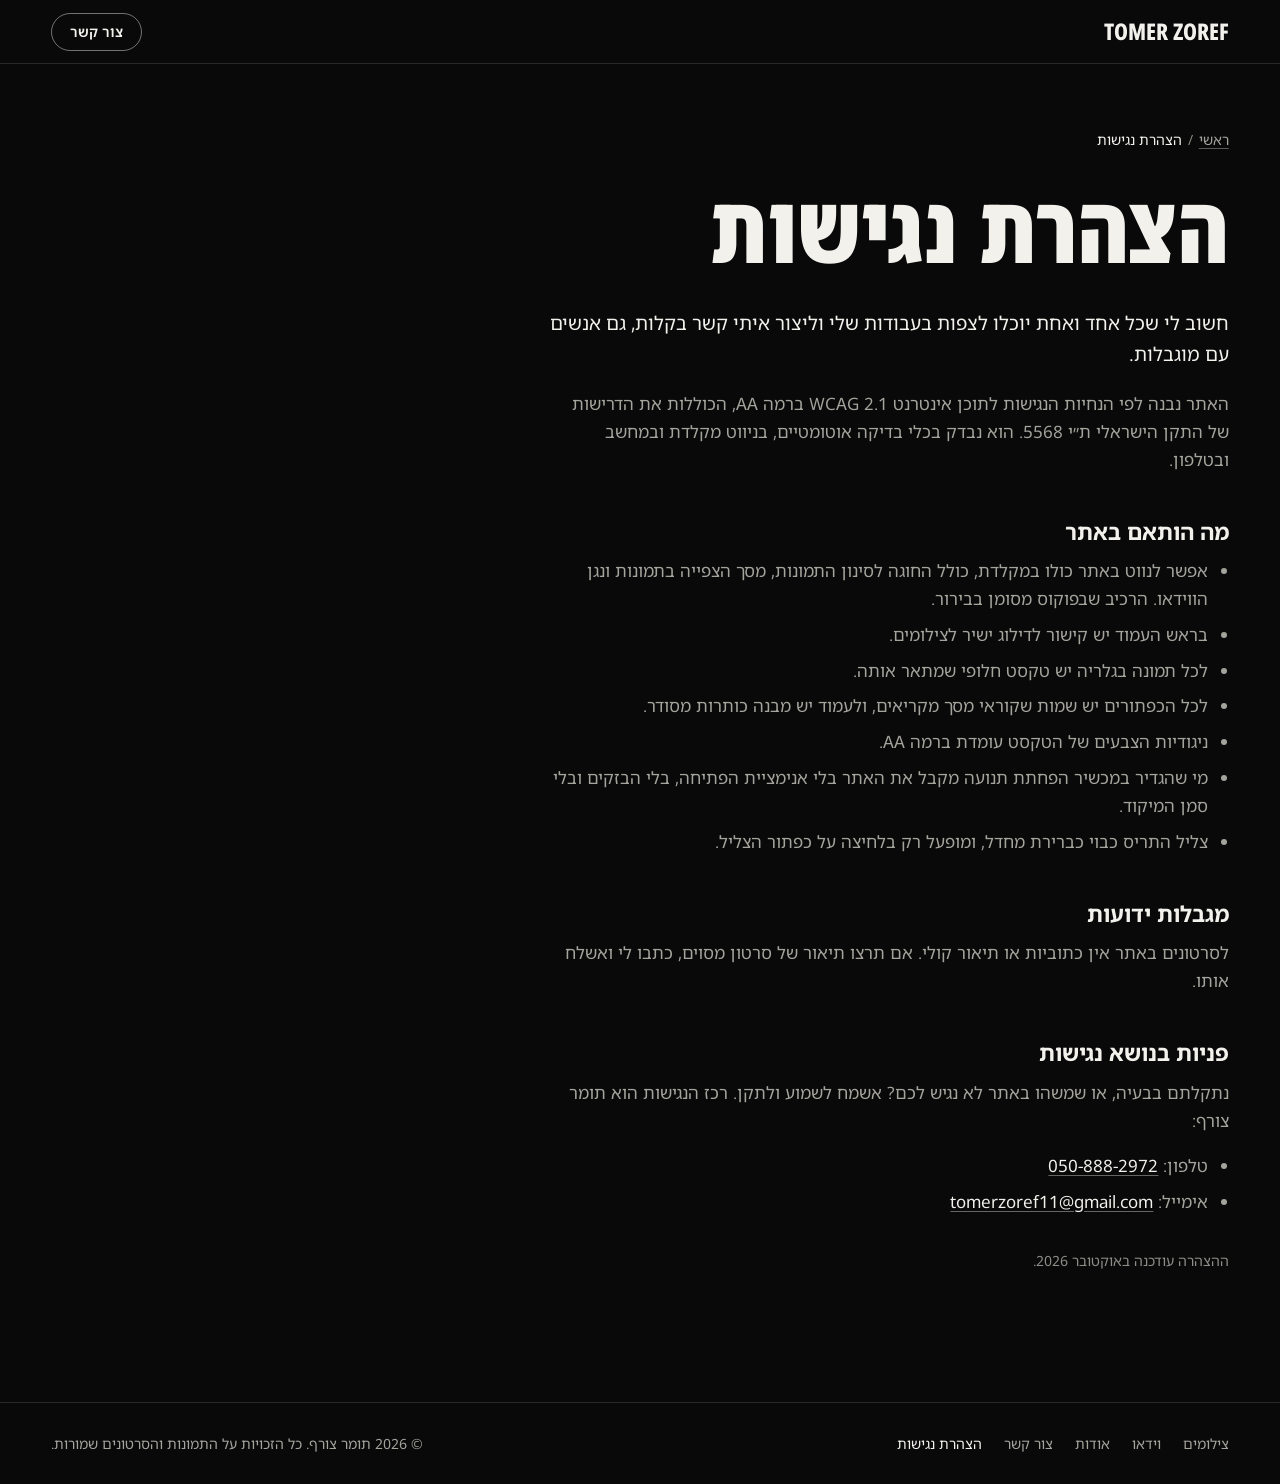
<file: accessibility.html>
<!doctype html>
<html lang="he" dir="rtl">
<head>
<meta charset="utf-8">
<meta name="viewport" content="width=device-width, initial-scale=1, viewport-fit=cover">
<meta http-equiv="Content-Security-Policy" content="default-src 'self'; script-src 'none'; style-src 'self'; img-src 'self'; font-src 'self'; connect-src 'none'; object-src 'none'; base-uri 'self'; form-action 'none'">
<meta name="referrer" content="strict-origin-when-cross-origin">
<title>הצהרת נגישות · TOMER ZOREF</title>
<meta name="description" content="הצהרת הנגישות של האתר של תומר צורף: מה הותאם באתר, מגבלות ידועות ואיך לפנות בנושא נגישות.">
<meta name="author" content="תומר צורף">
<link rel="canonical" href="https://tomerzoref.com/accessibility.html">
<meta name="theme-color" content="#09090a">
<meta property="og:type" content="website">
<meta property="og:url" content="https://tomerzoref.com/accessibility.html">
<meta property="og:site_name" content="TOMER ZOREF">
<meta property="og:locale" content="he_IL">
<meta property="og:title" content="הצהרת נגישות · TOMER ZOREF">
<meta property="og:description" content="מה הותאם באתר, מגבלות ידועות ואיך לפנות בנושא נגישות.">
<meta property="og:image" content="https://tomerzoref.com/assets/img/og.jpg">
<meta property="og:image:type" content="image/jpeg">
<meta property="og:image:width" content="1200">
<meta property="og:image:height" content="630">
<meta property="og:image:alt" content="TOMER ZOREF, צילום ווידאו: טיפו ענק של אולטראס הפועל ביציע אצטדיון מלא">
<meta name="twitter:card" content="summary_large_image">
<link rel="icon" href="assets/img/favicon-32.png" sizes="32x32" type="image/png">
<link rel="icon" href="assets/img/icon-192.png" sizes="192x192" type="image/png">
<link rel="apple-touch-icon" href="assets/img/apple-touch-icon.png">
<link rel="stylesheet" href="assets/css/style.css">
<script type="application/ld+json">{"@context": "https://schema.org", "@type": "BreadcrumbList", "itemListElement": [{"@type": "ListItem", "position": 1, "name": "ראשי", "item": "https://tomerzoref.com/"}, {"@type": "ListItem", "position": 2, "name": "הצהרת נגישות", "item": "https://tomerzoref.com/accessibility.html"}]}</script>
</head>
<body>
<a class="skip-link" href="#main">דילוג לתוכן</a>

<header class="bar bar--page">
  <div class="wrap bar__inner">
    <a class="wordmark" href="./" lang="en" aria-label="TOMER ZOREF, home">TOMER ZOREF</a>
    <a class="btn btn--sm btn--ghost" href="./#contact">צור קשר</a>
  </div>
</header>

<main id="main" class="page">
  <div class="wrap">
    <nav class="crumbs" aria-label="נתיב ניווט">
      <ol>
        <li><a href="./">ראשי</a></li>
        <li><span aria-current="page">הצהרת נגישות</span></li>
      </ol>
    </nav>
    <h1 class="page-title">הצהרת נגישות</h1>
    <div class="prose">
      <p class="lead">חשוב לי שכל אחד ואחת יוכלו לצפות בעבודות שלי וליצור איתי קשר בקלות, גם אנשים עם מוגבלות.</p>
      <p>האתר נבנה לפי הנחיות הנגישות לתוכן אינטרנט WCAG 2.1 ברמה AA, הכוללות את הדרישות של התקן הישראלי ת״י 5568. הוא נבדק בכלי בדיקה אוטומטיים, בניווט מקלדת ובמחשב ובטלפון.</p>

      <h2>מה הותאם באתר</h2>
      <ul>
        <li>אפשר לנווט באתר כולו במקלדת, כולל החוגה לסינון התמונות, מסך הצפייה בתמונות ונגן הווידאו. הרכיב שבפוקוס מסומן בבירור.</li>
        <li>בראש העמוד יש קישור לדילוג ישיר לצילומים.</li>
        <li>לכל תמונה בגלריה יש טקסט חלופי שמתאר אותה.</li>
        <li>לכל הכפתורים יש שמות שקוראי מסך מקריאים, ולעמוד יש מבנה כותרות מסודר.</li>
        <li>ניגודיות הצבעים של הטקסט עומדת ברמה AA.</li>
        <li>מי שהגדיר במכשיר הפחתת תנועה מקבל את האתר בלי אנימציית הפתיחה, בלי הבזקים ובלי סמן המיקוד.</li>
        <li>צליל התריס כבוי כברירת מחדל, ומופעל רק בלחיצה על כפתור הצליל.</li>
      </ul>

      <h2>מגבלות ידועות</h2>
      <p>לסרטונים באתר אין כתוביות או תיאור קולי. אם תרצו תיאור של סרטון מסוים, כתבו לי ואשלח אותו.</p>

      <h2>פניות בנושא נגישות</h2>
      <p>נתקלתם בבעיה, או שמשהו באתר לא נגיש לכם? אשמח לשמוע ולתקן. רכז הנגישות הוא תומר צורף:</p>
      <ul>
        <li>טלפון: <a href="tel:+972508882972">050-888-2972</a></li>
        <li>אימייל: <a href="mailto:tomerzoref11@gmail.com">tomerzoref11@gmail.com</a></li>
      </ul>

      <p class="updated">ההצהרה עודכנה באוקטובר 2026.</p>
    </div>
  </div>
</main>

<footer class="site-footer">
  <div class="wrap site-footer__inner">
    <nav class="site-footer__nav" aria-label="קישורים בתחתית העמוד">
      <a href="./#work">צילומים</a>
      <a href="./#video">וידאו</a>
      <a href="./#about">אודות</a>
      <a href="./#contact">צור קשר</a>
      <a href="accessibility.html" aria-current="page">הצהרת נגישות</a>
    </nav>
    <p class="site-footer__legal">© 2026 תומר צורף. כל הזכויות על התמונות והסרטונים שמורות.</p>
  </div>
</footer>
</body>
</html>
</file>
<file: assets/css/style.css>
/* Tomer Zoref. The site behaves like a camera: viewfinder, focus, playback, shutter. */

@font-face {
  font-family: "Noto Sans Hebrew";
  src: url(../fonts/noto-sans-hebrew-hebrew.woff2) format("woff2-variations"), url(../fonts/noto-sans-hebrew-hebrew.woff2) format("woff2");
  font-weight: 100 900; font-stretch: 62.5% 100%; font-display: swap;
  unicode-range: U+0307-0308, U+0590-05FF, U+200C-2010, U+20AA, U+25CC, U+FB1D-FB4F;
}
@font-face {
  font-family: "Noto Sans Hebrew";
  src: url(../fonts/noto-sans-hebrew-latin.woff2) format("woff2-variations"), url(../fonts/noto-sans-hebrew-latin.woff2) format("woff2");
  font-weight: 100 900; font-stretch: 62.5% 100%; font-display: swap;
  unicode-range: U+0000-00FF, U+0131, U+0152-0153, U+02BB-02BC, U+02C6, U+02DA, U+02DC, U+0304, U+0308, U+0329, U+2000-206F, U+20AC, U+2122, U+2191, U+2193, U+2212, U+2215, U+FEFF, U+FFFD;
}
@font-face {
  font-family: "Geist Mono";
  src: url(../fonts/geist-mono-latin.woff2) format("woff2-variations"), url(../fonts/geist-mono-latin.woff2) format("woff2");
  font-weight: 100 900; font-display: swap;
}

/* Layout: one dark camera world. Viewfinder first, then the roll, the reels, the photographer, the shutter. */
:root {
  color-scheme: dark;
  --ink: #09090a;
  --panel: #131315;
  --fg: #f2f1ec;
  --fg-2: #a4a39c;
  --fg-3: #8d8c86;
  --line: rgb(242 241 236 / 0.13);
  --hud: rgb(242 241 236 / 0.78);
  --accent: #f46a25;   /* camera orange: the one accent */
  --focus: #63e08f;    /* focus confirmed (state) */
  --rec: #ff4136;      /* recording (state) */
  --display: "Noto Sans Hebrew", "Heebo", "Arial Hebrew", system-ui, sans-serif;
  --body: "Noto Sans Hebrew", "Heebo", "Arial Hebrew", system-ui, sans-serif;
  --mono: "Geist Mono", ui-monospace, "SFMono-Regular", Menlo, monospace;
  --pad: clamp(16px, 4vw, 56px);
  --max: 1440px;
  --bar-h: 64px;
  --gap: clamp(6px, 0.9vw, 14px);
  --ease: cubic-bezier(0.16, 1, 0.3, 1);
  --snap: cubic-bezier(0.2, 0.9, 0.1, 1);
  /* z: bar 50, dial 45, af 70, flash 80, iris 90; dialogs use the top layer */
}

*, *::before, *::after { box-sizing: border-box; }
html { -webkit-text-size-adjust: 100%; scroll-behavior: smooth; scroll-padding-top: var(--bar-h); background: var(--ink); }
@media (prefers-reduced-motion: reduce) { html { scroll-behavior: auto; } }
body { margin: 0; background: var(--ink); color: var(--fg); font-family: var(--body); font-size: 17px; line-height: 1.65; -webkit-font-smoothing: antialiased; }
img, video, canvas { display: block; max-width: 100%; }
a { color: inherit; text-decoration: none; }
button { font: inherit; color: inherit; }
::selection { background: var(--accent); color: #fff; }
:focus-visible { outline: 2px solid var(--accent); outline-offset: 3px; }
.visually-hidden { position: absolute !important; width: 1px; height: 1px; margin: -1px; overflow: hidden; clip: rect(0 0 0 0); white-space: nowrap; border: 0; }
.skip-link { position: fixed; inset-inline-start: 12px; top: 12px; z-index: 95; padding: 10px 16px; border-radius: 999px; background: var(--fg); color: var(--ink); transform: translateY(-160%); transition: transform 0.2s; }
.skip-link:focus { transform: none; }
.wrap { width: 100%; max-width: var(--max); margin-inline: auto; padding-left: max(var(--pad), env(safe-area-inset-left, 0px)); padding-right: max(var(--pad), env(safe-area-inset-right, 0px)); }
.icon { width: 1.25em; height: 1.25em; flex: none; }
.mono { font-family: var(--mono); direction: ltr; unicode-bidi: isolate; font-variant-numeric: tabular-nums; letter-spacing: 0.02em; }

/* ---------- Power-on iris, flash, focus cursor ---------- */
.iris { position: fixed; inset: 0; z-index: 90; width: 100%; height: 100%; pointer-events: none; background: var(--ink); }
.iris.is-running { background: transparent; }
@media (prefers-reduced-motion: reduce) { .iris { display: none; } }
.no-js .iris { display: none; }
.flash { position: fixed; inset: 0; z-index: 80; background: #fff; opacity: 0; pointer-events: none; }
.flash.is-on { animation: flash 0.55s ease-out; }
@keyframes flash { 0% { opacity: 0.92; } 100% { opacity: 0; } }

.af { position: fixed; inset: 0; z-index: 70; pointer-events: none; opacity: 0; transition: opacity 0.25s; }
.af.is-on { opacity: 1; }
.af i { position: absolute; top: 0; left: 0; width: 14px; height: 14px; border: 1.5px solid rgb(255 255 255 / 0.9); will-change: transform; transition: border-color 0.2s; }
.af i:nth-child(1) { border-right: 0; border-bottom: 0; }
.af i:nth-child(2) { border-left: 0; border-bottom: 0; }
.af i:nth-child(3) { border-right: 0; border-top: 0; }
.af i:nth-child(4) { border-left: 0; border-top: 0; }
.af.is-locked i { border-color: var(--focus); }

/* ---------- Top bar ---------- */
.bar { position: fixed; inset: 0 0 auto; z-index: 50; height: calc(var(--bar-h) + env(safe-area-inset-top, 0px)); padding-top: env(safe-area-inset-top, 0px); transition: background-color 0.4s var(--ease), border-color 0.4s; border-bottom: 1px solid transparent; }
.bar.is-solid { background: rgb(9 9 10 / 0.82); -webkit-backdrop-filter: blur(14px); backdrop-filter: blur(14px); border-bottom-color: var(--line); }
.no-js .bar { position: absolute; }
.bar__inner { height: 100%; display: flex; align-items: center; justify-content: space-between; gap: 20px; }
.wordmark { font-family: var(--display); font-weight: 800; font-stretch: 62.5%; font-size: 23px; line-height: 1; white-space: nowrap; }
.bar__end { display: flex; align-items: center; gap: clamp(14px, 2vw, 28px); }
.nav { display: flex; align-items: center; gap: clamp(16px, 2.2vw, 30px); }
.nav a { font-size: 15px; font-weight: 500; opacity: 0.86; transition: opacity 0.2s; }
.nav a:hover { opacity: 1; }
.icon-btn { display: grid; place-items: center; width: 38px; height: 38px; border-radius: 50%; border: 1px solid var(--line); background: transparent; cursor: pointer; transition: border-color 0.2s, background-color 0.2s; }
.icon-btn:hover { border-color: rgb(242 241 236 / 0.4); }
.icon-btn .icon { width: 18px; height: 18px; }
.sound[aria-pressed="true"] { border-color: var(--accent); color: var(--accent); }
.sound .on, .sound[aria-pressed="true"] .off { display: none; }
.sound[aria-pressed="true"] .on { display: block; }
.btn { display: inline-flex; align-items: center; justify-content: center; gap: 0.5em; height: 44px; padding-inline: 22px; border-radius: 999px; border: 1px solid transparent; font-size: 15px; font-weight: 600; white-space: nowrap; cursor: pointer; transition: background-color 0.25s, color 0.25s, border-color 0.25s, transform 0.15s; }
.btn:active { transform: scale(0.97); }
.btn--sm { height: 38px; padding-inline: 18px; font-size: 14px; }
.btn--paper { background: var(--fg); color: var(--ink); }
.btn--paper:hover { background: #fff; }
.btn--ghost { border-color: rgb(242 241 236 / 0.45); }
.btn--ghost:hover { background: rgb(242 241 236 / 0.1); border-color: var(--fg); }
.menu-toggle { display: none; }
@media (max-width: 760px) {
  .nav { position: fixed; inset: calc(var(--bar-h) + env(safe-area-inset-top, 0px)) 0 auto; flex-direction: column; align-items: stretch; gap: 0; padding: 8px var(--pad) 24px; background: var(--ink); border-bottom: 1px solid var(--line); opacity: 0; visibility: hidden; transform: translateY(-8px); transition: opacity 0.3s var(--ease), transform 0.3s var(--ease), visibility 0.3s; }
  .menu-open .nav { opacity: 1; visibility: visible; transform: none; }
  .menu-open.bar { background: var(--ink); border-bottom-color: var(--line); }
  .nav a { padding: 14px 0; font-size: 20px; font-weight: 600; border-bottom: 1px solid var(--line); opacity: 1; }
  .nav .btn { margin-top: 20px; height: 50px; border: 0; background: var(--fg); color: var(--ink); font-size: 16px; }
  .menu-toggle { display: grid; }
  .menu-toggle span { position: relative; width: 14px; height: 8px; }
  .menu-toggle span::before, .menu-toggle span::after { content: ""; position: absolute; inset-inline: 0; height: 1.5px; background: currentColor; transition: transform 0.3s var(--ease), top 0.3s var(--ease); }
  .menu-toggle span::before { top: 0; }
  .menu-toggle span::after { top: 6.5px; }
  .menu-open .menu-toggle span::before { top: 3.25px; transform: rotate(45deg); }
  .menu-open .menu-toggle span::after { top: 3.25px; transform: rotate(-45deg); }
  .no-js .menu-toggle { display: none; }
  .no-js .nav { position: static; flex-direction: row; padding: 0; background: none; border: 0; opacity: 1; visibility: visible; transform: none; }
  .no-js .nav a:not(.btn) { display: none; }
  .no-js .nav .btn { margin: 0; height: 38px; }
}

/* ---------- Viewfinder (pinned burst) ---------- */
.vf { position: relative; height: calc(100svh + (var(--frames) - 1) * 17svh); background: var(--ink); }
@supports not (height: 100svh) { .vf { height: calc(100vh + (var(--frames) - 1) * 17vh); } }
.vf__stage { position: sticky; top: 0; height: 100svh; min-height: 560px; overflow: hidden; isolation: isolate; }
@supports not (height: 100svh) { .vf__stage { height: 100vh; } }
.vf__frame { position: absolute; inset: 0; margin: 0; visibility: hidden; }
.vf__frame.is-on { visibility: visible; }
.vf__frame img { width: 100%; height: 100%; object-fit: cover; }
.vf__stage::after {
  content: ""; position: absolute; inset: 0; z-index: 1; pointer-events: none;
  background: linear-gradient(to top, rgb(9 9 10 / 0.8) 0%, rgb(9 9 10 / 0.3) 36%, rgb(9 9 10 / 0) 60%),
              linear-gradient(to bottom, rgb(9 9 10 / 0.55) 0%, rgb(9 9 10 / 0) 22%),
              radial-gradient(120% 90% at 50% 50%, rgb(9 9 10 / 0) 60%, rgb(9 9 10 / 0.45) 100%);
}
.vf__blink { position: absolute; inset: 0; z-index: 3; background: #000; opacity: 0; pointer-events: none; }
.vf__blink.is-on { animation: blink 0.2s steps(1, end) 1, blink-fade 0.2s 0.05s ease-out 1; }
@keyframes blink { 0% { opacity: 0.88; } }
@keyframes blink-fade { from { opacity: 0.88; } to { opacity: 0; } }

.hud { position: absolute; z-index: 2; inset: calc(var(--bar-h) + env(safe-area-inset-top, 0px) + 10px) max(20px, env(safe-area-inset-right, 0px)) 20px max(20px, env(safe-area-inset-left, 0px)); pointer-events: none; color: var(--hud); font-family: var(--mono); font-size: 12.5px; letter-spacing: 0.06em; direction: ltr; }
.hud__corner { position: absolute; width: 26px; height: 26px; border: 1.5px solid currentColor; }
.hud__corner--tl { top: 0; left: 0; border-right: 0; border-bottom: 0; }
.hud__corner--tr { top: 0; right: 0; border-left: 0; border-bottom: 0; }
.hud__corner--bl { bottom: 0; left: 0; border-right: 0; border-top: 0; }
.hud__corner--br { bottom: 0; right: 0; border-left: 0; border-top: 0; }
.hud__grid { position: absolute; inset: 0; opacity: 0.16;
  background:
    linear-gradient(to right, transparent calc(33.333% - 0.5px), currentColor calc(33.333% - 0.5px), currentColor calc(33.333% + 0.5px), transparent calc(33.333% + 0.5px), transparent calc(66.666% - 0.5px), currentColor calc(66.666% - 0.5px), currentColor calc(66.666% + 0.5px), transparent calc(66.666% + 0.5px)),
    linear-gradient(to bottom, transparent calc(33.333% - 0.5px), currentColor calc(33.333% - 0.5px), currentColor calc(33.333% + 0.5px), transparent calc(33.333% + 0.5px), transparent calc(66.666% - 0.5px), currentColor calc(66.666% - 0.5px), currentColor calc(66.666% + 0.5px), transparent calc(66.666% + 0.5px));
}
.hud__af { position: absolute; left: 50%; top: 46%; width: 72px; height: 54px; margin: -27px 0 0 -36px; }
.hud__af i { position: absolute; width: 12px; height: 12px; border: 1.5px solid currentColor; transition: border-color 0.15s; }
.hud__af i:nth-child(1) { top: 0; left: 0; border-right: 0; border-bottom: 0; }
.hud__af i:nth-child(2) { top: 0; right: 0; border-left: 0; border-bottom: 0; }
.hud__af i:nth-child(3) { bottom: 0; left: 0; border-right: 0; border-top: 0; }
.hud__af i:nth-child(4) { bottom: 0; right: 0; border-left: 0; border-top: 0; }
.hud__af.is-hunting { animation: hunt 0.42s var(--snap); }
.hud__af.is-locked i { border-color: var(--focus); }
@keyframes hunt { 0% { transform: scale(1.35); opacity: 0.4; } 60% { transform: scale(0.94); opacity: 1; } 100% { transform: scale(1); } }

.vf__title { position: absolute; inset-inline: 0; bottom: 0; z-index: 4; padding-bottom: clamp(70px, 10vh, 104px); pointer-events: none; }
.vf__title > * { pointer-events: auto; }
.vf__name { margin: 0; font-family: var(--display); font-weight: 800; font-stretch: 62.5%; font-size: clamp(76px, 11vw, 176px); line-height: 0.84; letter-spacing: -0.01em; }
.vf__lead { margin: clamp(12px, 1.4vw, 18px) 0 0; max-width: 40ch; font-size: clamp(17px, 1.45vw, 21px); line-height: 1.5; color: rgb(242 241 236 / 0.86); }
.vf__ctas { display: flex; flex-wrap: wrap; gap: 10px; margin-top: clamp(20px, 2.6vw, 30px); }
.vf__steps { position: absolute; inset-inline: 0; top: 50svh; pointer-events: none; }
.vf__steps i { display: block; height: 17svh; }
@media (prefers-reduced-motion: no-preference) {
  .js .vf__name, .js .vf__lead, .js .vf__ctas { animation: rise 1s var(--ease) both; animation-delay: 1.15s; }
  .js .vf__lead { animation-delay: 1.27s; }
  .js .vf__ctas { animation-delay: 1.37s; }
}
@keyframes rise { from { opacity: 0; transform: translateY(24px); } to { opacity: 1; transform: none; } }
@media (max-width: 760px) {
  .hud { font-size: 11px; inset-inline: 12px; }
  .hud__corner { width: 20px; height: 20px; }
  .vf__title { padding-bottom: 58px; }
}

/* ---------- Sections ---------- */
.section { padding-block: clamp(80px, 10vw, 140px) 0; position: relative; }
.section-head { display: flex; flex-wrap: wrap; align-items: flex-end; justify-content: space-between; gap: 18px 40px; margin-bottom: clamp(28px, 4vw, 52px); }
.section-title { margin: 0; font-family: var(--display); font-weight: 800; font-stretch: 62.5%; font-size: clamp(56px, 8vw, 124px); line-height: 0.88; letter-spacing: -0.005em; text-wrap: balance; }
.section-lead { margin: 16px 0 0; max-width: 48ch; color: var(--fg-2); }
.section-tag { font-family: var(--mono); font-size: 12.5px; letter-spacing: 0.08em; color: var(--fg-3); direction: ltr; unicode-bidi: isolate; }
@media (prefers-reduced-motion: no-preference) {
  .js [data-pull] { transition: filter 1.1s var(--ease), opacity 1.1s var(--ease); }
  .js [data-pull]:not(.in) { filter: blur(9px); opacity: 0.55; }
}

/* ---------- The roll (gallery) ---------- */
.roll { padding-bottom: 150px; }
.gallery { columns: 3 300px; column-gap: var(--gap); transition: opacity 0.22s ease; }
.gallery > .tile { break-inside: avoid; margin-bottom: var(--gap); }
.gallery.is-masonry { display: grid; grid-template-columns: repeat(var(--cols, 3), minmax(0, 1fr)); gap: var(--gap); columns: auto; align-items: start; }
.gallery.is-switching { opacity: 0; }
.gallery__col { display: flex; flex-direction: column; gap: var(--gap); min-width: 0; }
.tile { position: relative; margin: 0; overflow: hidden; background: var(--c, var(--panel)); }
.tile__btn { position: relative; display: block; width: 100%; padding: 0; border: 0; background: none; cursor: zoom-in; }
.tile__btn:focus-visible { outline-offset: -3px; }
.tile img { width: 100%; height: auto; transition: opacity 0.6s ease, transform 1.4s var(--ease); }
.js .tile img:not(.is-loaded) { opacity: 0; }
.tile.dev img { animation: develop 1.5s var(--ease) both; }
@keyframes develop { from { filter: brightness(1.9) contrast(0.6) saturate(0); } to { filter: none; } }
@media (hover: hover) and (pointer: fine) {
  .tile:hover img { transform: scale(1.025); }
}
@media (prefers-reduced-motion: reduce) { .tile.dev img { animation: none; } }

/* ---------- Mode dial ---------- */
.dial { position: fixed; z-index: 45; left: 50%; bottom: 0; width: 340px; height: 118px; margin-left: -170px; padding-bottom: env(safe-area-inset-bottom, 0px); overflow: hidden; transform: translateY(110%); transition: transform 0.6s var(--ease); touch-action: none; user-select: none; -webkit-user-select: none; }
.dial.is-on { transform: none; }
.dial__notch { pointer-events: none; position: absolute; top: 2px; left: 50%; margin-left: -6px; width: 0; height: 0; border-inline: 6px solid transparent; border-top: 8px solid var(--accent); z-index: 2; }
.dial__wheel { position: absolute; left: 0; top: 14px; width: 340px; height: 340px; border-radius: 50%; transform: rotate(var(--rot, 0deg)); transition: transform 0.55s var(--snap);
  background:
    radial-gradient(circle at 50% 50%, #1b1b1e 0 58%, transparent 58.2%),
    repeating-conic-gradient(from 0deg, #2c2c30 0deg 1.4deg, #151517 1.4deg 3deg),
    #151517;
  box-shadow: inset 0 0 0 1px rgb(255 255 255 / 0.08), 0 -10px 40px rgb(0 0 0 / 0.6);
}
.dial.is-dragging .dial__wheel { transition: none; }
.dial__face { position: absolute; inset: 19%; border-radius: 50%; background: radial-gradient(circle at 50% 30%, #26262a, #121214 70%); box-shadow: inset 0 1px 0 rgb(255 255 255 / 0.08); }
.dial__opt { position: absolute; left: 50%; top: 50%; width: 92px; height: 34px; margin: -17px 0 0 -46px; padding: 0; border: 0; background: none; cursor: pointer; transform: rotate(var(--a)) translateY(-118px); font-size: 13.5px; font-weight: 600; color: var(--fg-3); transition: color 0.3s; }
.dial__opt[aria-checked="true"] { color: var(--fg); }
.dial__opt:focus-visible { outline-offset: -2px; border-radius: 6px; }
.dial__count { pointer-events: none; position: absolute; left: 0; right: 0; bottom: 12px; text-align: center; font-size: 12px; color: var(--fg-3); }
@media (max-width: 760px) {
  .dial { width: 300px; margin-left: -150px; height: 106px; }
  .dial__wheel { width: 300px; height: 300px; }
  .dial__opt { transform: rotate(var(--a)) translateY(-104px); font-size: 13px; }
}
@media (prefers-reduced-motion: reduce) { .dial__wheel { transition: none; } }

/* ---------- Reels (video) ---------- */
.vcard.vfeature { margin: 0 0 clamp(40px, 5vw, 72px); }
.reels { display: grid; grid-template-columns: repeat(6, minmax(0, 1fr)); gap: var(--gap); margin-bottom: clamp(36px, 5vw, 64px); }
.vgrid { display: grid; grid-template-columns: repeat(2, minmax(0, 1fr)); gap: clamp(28px, 3vw, 44px) var(--gap); }
.vcard { margin: 0; min-width: 0; }
.vtile { position: relative; display: block; width: 100%; overflow: hidden; padding: 0; border: 0; background: #000; cursor: pointer; aspect-ratio: 16 / 9; }
.vtile--v { aspect-ratio: 9 / 16; }
.vtile img, .vtile video { position: absolute; inset: 0; width: 100%; height: 100%; object-fit: cover; }
.vtile img { transition: transform 1.4s var(--ease); }
.vtile video { opacity: 0; transition: opacity 0.5s ease; }
.vtile.is-playing video { opacity: 1; }
.vtile__hud { position: absolute; inset: 10px; z-index: 1; pointer-events: none; font-family: var(--mono); font-size: 11px; letter-spacing: 0.06em; color: var(--fg); direction: ltr; opacity: 0; transition: opacity 0.3s; }
.vtile.is-playing .vtile__hud { opacity: 1; }
.vtile__hud .hud__corner { width: 16px; height: 16px; border-width: 1.5px; }
.vtile__rec { position: absolute; top: 6px; left: 8px; display: flex; align-items: center; gap: 6px; }
.vtile__rec::before { content: ""; width: 7px; height: 7px; border-radius: 50%; background: var(--rec); animation: rec 1s steps(1) infinite; }
@keyframes rec { 50% { opacity: 0.2; } }
.vtile__play { position: absolute; z-index: 2; bottom: 14px; inset-inline-start: 14px; display: grid; place-items: center; width: 46px; height: 46px; border-radius: 50%; background: rgb(242 241 236 / 0.92); color: var(--ink); transition: transform 0.35s var(--ease), opacity 0.3s; }
.vtile__play .icon { width: 18px; height: 18px; transform: translateX(1.5px); }
.vtile.is-playing .vtile__play { opacity: 0; transform: scale(0.8); }
@media (hover: hover) and (pointer: fine) { .vtile:hover img { transform: scale(1.03); } }
.vfeature .vtile__play { width: 64px; height: 64px; bottom: 22px; inset-inline-start: 22px; }
.vfeature .vtile__play .icon { width: 24px; height: 24px; }
.vfeature .vtile__hud { inset: 18px; font-size: 12.5px; }
.vcard figcaption { display: flex; flex-direction: column; gap: 2px; padding-top: 12px; }
.vcard__title { font-size: 16px; font-weight: 650; line-height: 1.3; }
.vcard__meta { font-size: 13.5px; color: var(--fg-2); }
.vfeature figcaption { flex-direction: row; align-items: baseline; justify-content: space-between; gap: 16px; padding-top: 16px; }
.vfeature .vcard__title { font-size: clamp(20px, 2vw, 28px); font-weight: 700; font-stretch: 75%; }
.latin { direction: ltr; unicode-bidi: isolate; }
@media (max-width: 1023px) {
  .reels { grid-template-columns: none; grid-auto-flow: column; grid-auto-columns: minmax(200px, 38%); overflow-x: auto; scroll-snap-type: x mandatory; scrollbar-width: none; margin-inline: calc(var(--pad) * -1); padding-inline: var(--pad); scroll-padding-inline: var(--pad); }
  .reels::-webkit-scrollbar { display: none; }
  .reels .vcard { scroll-snap-align: start; }
}
@media (max-width: 640px) {
  .reels { grid-auto-columns: 62%; }
  .vgrid { grid-template-columns: minmax(0, 1fr); }
  .vfeature figcaption { flex-direction: column; gap: 2px; }
}

/* ---------- Photographer (about) ---------- */
.about { display: grid; grid-template-columns: minmax(0, 5fr) minmax(0, 7fr); gap: clamp(32px, 7vw, 120px); align-items: center; }
.about__photo { position: relative; margin: 0; background: var(--panel); }
.about__photo img { width: 100%; height: auto; aspect-ratio: 3 / 4; object-fit: cover; }
.about__photo .hud { inset: 14px; }
.eyeaf { position: absolute; left: 65.5%; top: 28.5%; width: 17.5%; height: 15%; border: 1.5px solid var(--focus); }
@media (prefers-reduced-motion: no-preference) {
  .js .about__photo:not(.in) .eyeaf { transform: scale(1.6); opacity: 0; }
  .js .eyeaf { transition: transform 0.6s var(--snap) 0.3s, opacity 0.3s 0.3s; }
}
.about__body p { margin: 0 0 1.1em; max-width: 52ch; font-size: clamp(17px, 1.3vw, 19.5px); line-height: 1.75; color: var(--fg-2); }
.about__body p.about__intro { color: var(--fg); }
.about__body .section-title { margin-bottom: clamp(22px, 3vw, 34px); }
.info { margin: clamp(26px, 4vw, 44px) 0 0; padding: 18px 20px; border: 1px solid var(--line); border-radius: 4px; background: var(--panel); display: grid; gap: 10px; }
.info__row { display: grid; grid-template-columns: 7.5em minmax(0, 1fr); gap: 16px; align-items: baseline; font-size: 15px; }
.info__row dt { color: var(--fg-3); }
.info__row dd { margin: 0; color: var(--fg); }
@media (max-width: 860px) { .about { grid-template-columns: minmax(0, 1fr); } .about__photo { max-width: 520px; } }

/* ---------- Shutter (contact) ---------- */
.contact { padding-block: clamp(96px, 12vw, 170px); }
.contact__grid { display: grid; grid-template-columns: minmax(0, 7fr) minmax(0, 5fr); gap: clamp(36px, 6vw, 96px); align-items: center; }
.contact__title { font-size: clamp(46px, 6.2vw, 96px); max-width: 15ch; }
.subject { display: flex; flex-wrap: wrap; gap: 8px; margin-top: clamp(26px, 3.5vw, 40px); }
.chip { height: 40px; padding-inline: 18px; border-radius: 999px; border: 1px solid var(--line); background: transparent; color: var(--fg-2); font-size: 14.5px; font-weight: 500; cursor: pointer; transition: background-color 0.25s, color 0.25s, border-color 0.25s, transform 0.15s; }
.chip:hover { color: var(--fg); border-color: rgb(242 241 236 / 0.4); }
.chip:active { transform: scale(0.97); }
.chip[aria-pressed="true"] { background: var(--fg); border-color: var(--fg); color: var(--ink); }
.msg { margin: 18px 0 0; max-width: 46ch; padding: 14px 16px; border-radius: 4px 14px 14px 14px; background: var(--panel); border: 1px solid var(--line); font-size: 15px; color: var(--fg-2); }
.msg b { display: block; margin-bottom: 4px; font-weight: 500; font-size: 12.5px; color: var(--fg-3); }
.msg span { color: var(--fg); }
.shutter-wrap { display: grid; justify-items: center; gap: 18px; }
.shutter { position: relative; display: grid; place-items: center; width: clamp(170px, 18vw, 230px); aspect-ratio: 1; border-radius: 50%;
  background: repeating-conic-gradient(from 0deg, #3a3a3f 0deg 2deg, #1d1d20 2deg 4deg);
  box-shadow: 0 20px 60px rgb(0 0 0 / 0.55), inset 0 0 0 1px rgb(255 255 255 / 0.1);
  transition: transform 0.2s var(--ease); }
.shutter__ring { position: absolute; inset: 9%; border-radius: 50%; background: linear-gradient(160deg, #d9d8d2, #8d8c86 45%, #5a5955 70%, #b9b8b2); box-shadow: inset 0 2px 3px rgb(255 255 255 / 0.5), inset 0 -3px 6px rgb(0 0 0 / 0.35); }
.shutter__btn { position: absolute; inset: 20%; border-radius: 50%; display: grid; place-items: center; background: radial-gradient(circle at 40% 30%, #ff8a4c, var(--accent) 45%, #b9420f 100%); box-shadow: 0 6px 0 #7a2a08, 0 10px 18px rgb(0 0 0 / 0.5), inset 0 2px 2px rgb(255 255 255 / 0.35); color: #fff; transition: transform 0.12s ease, box-shadow 0.12s ease; }
.shutter__btn .icon { width: 34%; height: 34%; }
.shutter:hover .shutter__btn { transform: translateY(2px); box-shadow: 0 4px 0 #7a2a08, 0 8px 14px rgb(0 0 0 / 0.5), inset 0 2px 2px rgb(255 255 255 / 0.35); }
.shutter:active .shutter__btn, .shutter.is-pressed .shutter__btn { transform: translateY(6px); box-shadow: 0 0 0 #7a2a08, 0 4px 8px rgb(0 0 0 / 0.5), inset 0 2px 2px rgb(255 255 255 / 0.25); }
.shutter-label { font-weight: 650; font-size: 16px; }
.shutter-label small { display: block; text-align: center; font-weight: 400; font-size: 13px; color: var(--fg-3); }
.reach { display: flex; flex-wrap: wrap; gap: 10px 28px; margin-top: clamp(40px, 5vw, 64px); padding-top: 24px; border-top: 1px solid var(--line); }
.reach a { display: inline-flex; align-items: center; gap: 10px; font-size: 16px; color: var(--fg-2); transition: color 0.2s; }
.reach a:hover { color: var(--fg); }
.reach .icon { width: 20px; height: 20px; color: var(--fg-3); }
@media (max-width: 860px) { .contact__grid { grid-template-columns: minmax(0, 1fr); } .shutter-wrap { justify-items: start; } }

/* ---------- Footer ---------- */
.site-footer { border-top: 1px solid var(--line); }
.site-footer__inner { display: flex; flex-wrap: wrap; align-items: center; justify-content: space-between; gap: 12px 24px; padding-block: 26px; font-size: 14px; color: var(--fg-2); }
.site-footer a:hover { color: var(--fg); }
.site-footer__nav { display: flex; flex-wrap: wrap; gap: 4px 22px; }
.site-footer__nav a { padding-block: 3px; }
.site-footer__nav a[aria-current] { color: var(--fg); }
.site-footer__legal { margin: 0; text-wrap: pretty; }

/* ---------- Inner pages: accessibility statement and 404 ---------- */
.bar--page { position: relative; background: var(--ink); border-bottom-color: var(--line); }
.page { padding-block: clamp(32px, 5vw, 64px) clamp(72px, 9vw, 120px); }
.crumbs ol { display: flex; flex-wrap: wrap; gap: 6px; margin: 0 0 clamp(20px, 3vw, 32px); padding: 0; list-style: none; font-size: 14px; color: var(--fg-2); }
.crumbs li + li::before { content: "/"; margin-inline-end: 6px; color: var(--fg-3); }
.crumbs a { text-decoration: underline; text-decoration-color: rgb(242 241 236 / 0.35); text-underline-offset: 3px; }
.crumbs a:hover { color: var(--fg); }
.crumbs [aria-current] { color: var(--fg); }
.page-title { margin: 0; font-family: var(--display); font-weight: 800; font-stretch: 62.5%; font-size: clamp(52px, 7.5vw, 104px); line-height: 0.9; text-wrap: balance; }
.prose { max-width: 68ch; margin-top: clamp(24px, 3vw, 40px); color: var(--fg-2); }
.prose .lead { font-size: 19px; color: var(--fg); }
.prose h2 { margin: 2em 0 0.5em; font-size: 22px; line-height: 1.3; font-weight: 700; color: var(--fg); }
.prose p, .prose ul { margin: 0 0 1em; }
.prose ul { padding-inline-start: 1.2em; }
.prose li + li { margin-top: 0.45em; }
.prose a { color: var(--fg); text-decoration: underline; text-decoration-color: rgb(242 241 236 / 0.4); text-underline-offset: 3px; }
.prose a:hover { text-decoration-color: currentColor; }
.prose .updated { margin-top: 2.4em; font-size: 14px; color: var(--fg-3); }

.err { position: relative; display: grid; place-items: center; min-height: calc(100vh - var(--bar-h)); min-height: calc(100svh - var(--bar-h)); padding: 72px var(--pad); text-align: center; overflow: hidden; }
.err__frame { position: absolute; inset: 20px; pointer-events: none; }
.err__frame::before, .err__frame::after { content: ""; position: absolute; }
.err__frame::before { inset: 0 33.333%; border-inline: 1px solid var(--line); }
.err__frame::after { inset: 33.333% 0; border-block: 1px solid var(--line); }
.err__frame i, .err__af i { position: absolute; width: 26px; height: 26px; border: 0 solid var(--hud); }
.err__af i { width: 14px; height: 14px; border-color: var(--rec); }
.err__frame i:nth-child(1), .err__af i:nth-child(1) { top: 0; left: 0; border-top-width: 1.5px; border-left-width: 1.5px; }
.err__frame i:nth-child(2), .err__af i:nth-child(2) { top: 0; right: 0; border-top-width: 1.5px; border-right-width: 1.5px; }
.err__frame i:nth-child(3), .err__af i:nth-child(3) { bottom: 0; left: 0; border-bottom-width: 1.5px; border-left-width: 1.5px; }
.err__frame i:nth-child(4), .err__af i:nth-child(4) { bottom: 0; right: 0; border-bottom-width: 1.5px; border-right-width: 1.5px; }
.err__body { position: relative; }
.err__af { position: relative; width: 76px; height: 56px; margin: 0 auto 26px; }
.err__code { margin: 0 0 18px; font-family: var(--mono); font-size: 13px; letter-spacing: 0.12em; color: var(--rec); direction: ltr; unicode-bidi: isolate; }
.err__title { margin: 0; font-family: var(--display); font-weight: 800; font-stretch: 62.5%; font-size: clamp(54px, 9vw, 124px); line-height: 0.9; text-wrap: balance; }
.err__text { max-width: 40ch; margin: 18px auto 0; color: var(--fg-2); }
.err__ctas { display: flex; flex-wrap: wrap; justify-content: center; gap: 10px; margin-top: 30px; }
@media (prefers-reduced-motion: no-preference) {
  .err__af { animation: hunt 1.8s var(--ease) infinite; }
}
@keyframes hunt { 0%, 100% { transform: scale(1); } 40% { transform: scale(1.22); } 70% { transform: scale(0.9); } }

/* ---------- Playback (lightbox) and monitor (video player) ---------- */
.viewer { width: 100vw; height: 100vh; height: 100dvh; max-width: none; max-height: none; margin: 0; padding: 0; border: 0; overflow: hidden; background: #050506; color: var(--fg); }
.viewer::backdrop { background: rgb(5 5 6 / 0.7); }
.viewer[open] { animation: viewer-in 0.3s var(--ease); }
@keyframes viewer-in { from { opacity: 0; } to { opacity: 1; } }
.viewer__stage { position: absolute; inset: 64px clamp(16px, 6vw, 96px) 96px; display: flex; align-items: center; justify-content: center; touch-action: pan-y; }
.viewer__stage img, .viewer__stage video { max-width: 100%; max-height: 100%; width: auto; height: auto; object-fit: contain; }
.viewer__stage video { width: 100%; height: 100%; }
.viewer__blink { position: absolute; inset: 0; background: #000; opacity: 0; pointer-events: none; z-index: 3; }
.viewer__blink.is-on { animation: blink-fade 0.22s ease-out; }
.pb-hud { position: absolute; inset: 0; pointer-events: none; font-family: var(--mono); font-size: 12.5px; letter-spacing: 0.05em; direction: ltr; color: var(--hud); transition: opacity 0.25s; }
.pb-hud__top { position: absolute; top: 22px; right: 20px; display: flex; align-items: center; gap: 14px; }
.pb-hud__play { display: inline-flex; align-items: center; gap: 6px; color: var(--fg); }
.pb-hud__play::before { content: ""; width: 0; height: 0; border-block: 5px solid transparent; border-left: 8px solid var(--accent); }
.pb-caption { position: absolute; bottom: 18px; right: 20px; margin: 0; max-width: min(46ch, 40vw); font-size: 14.5px; color: var(--fg); text-align: right; direction: rtl; pointer-events: none; transition: opacity 0.25s; }
.viewer__btn { position: absolute; z-index: 4; display: grid; place-items: center; width: 46px; height: 46px; border-radius: 50%; cursor: pointer; border: 1px solid rgb(242 241 236 / 0.16); background: rgb(242 241 236 / 0.07); color: var(--fg); transition: background-color 0.2s, transform 0.15s; }
.viewer__btn:hover { background: rgb(242 241 236 / 0.16); }
.viewer__btn:active { transform: scale(0.95); }
.viewer__close { top: calc(12px + env(safe-area-inset-top, 0px)); inset-inline-end: 14px; }
.viewer__prev, .viewer__next { top: calc(50% - 23px); }
.viewer__prev { inset-inline-start: 14px; }
.viewer__next { inset-inline-end: 14px; }
.monitor-hud { position: absolute; inset: 64px clamp(16px, 6vw, 96px) 96px; pointer-events: none; color: var(--hud); }
.monitor-cap { position: absolute; inset-inline: clamp(16px, 6vw, 96px); bottom: 30px; display: flex; justify-content: space-between; gap: 16px; font-size: 14px; color: var(--fg-2); }
.monitor-cap span:first-child { color: var(--fg); font-size: 15px; }
@media (max-width: 760px) {
  .viewer__stage { inset: 120px 0 160px; }
  .viewer__prev, .viewer__next { top: auto; bottom: 16px; }
  .pb-hud__top { top: 22px; right: 16px; }
  .pb-caption { bottom: 142px; right: 16px; max-width: calc(100% - 32px); }
  .monitor-hud { inset: 60px 0 110px; }
}
html.is-locked { overflow: hidden; }
</file>
